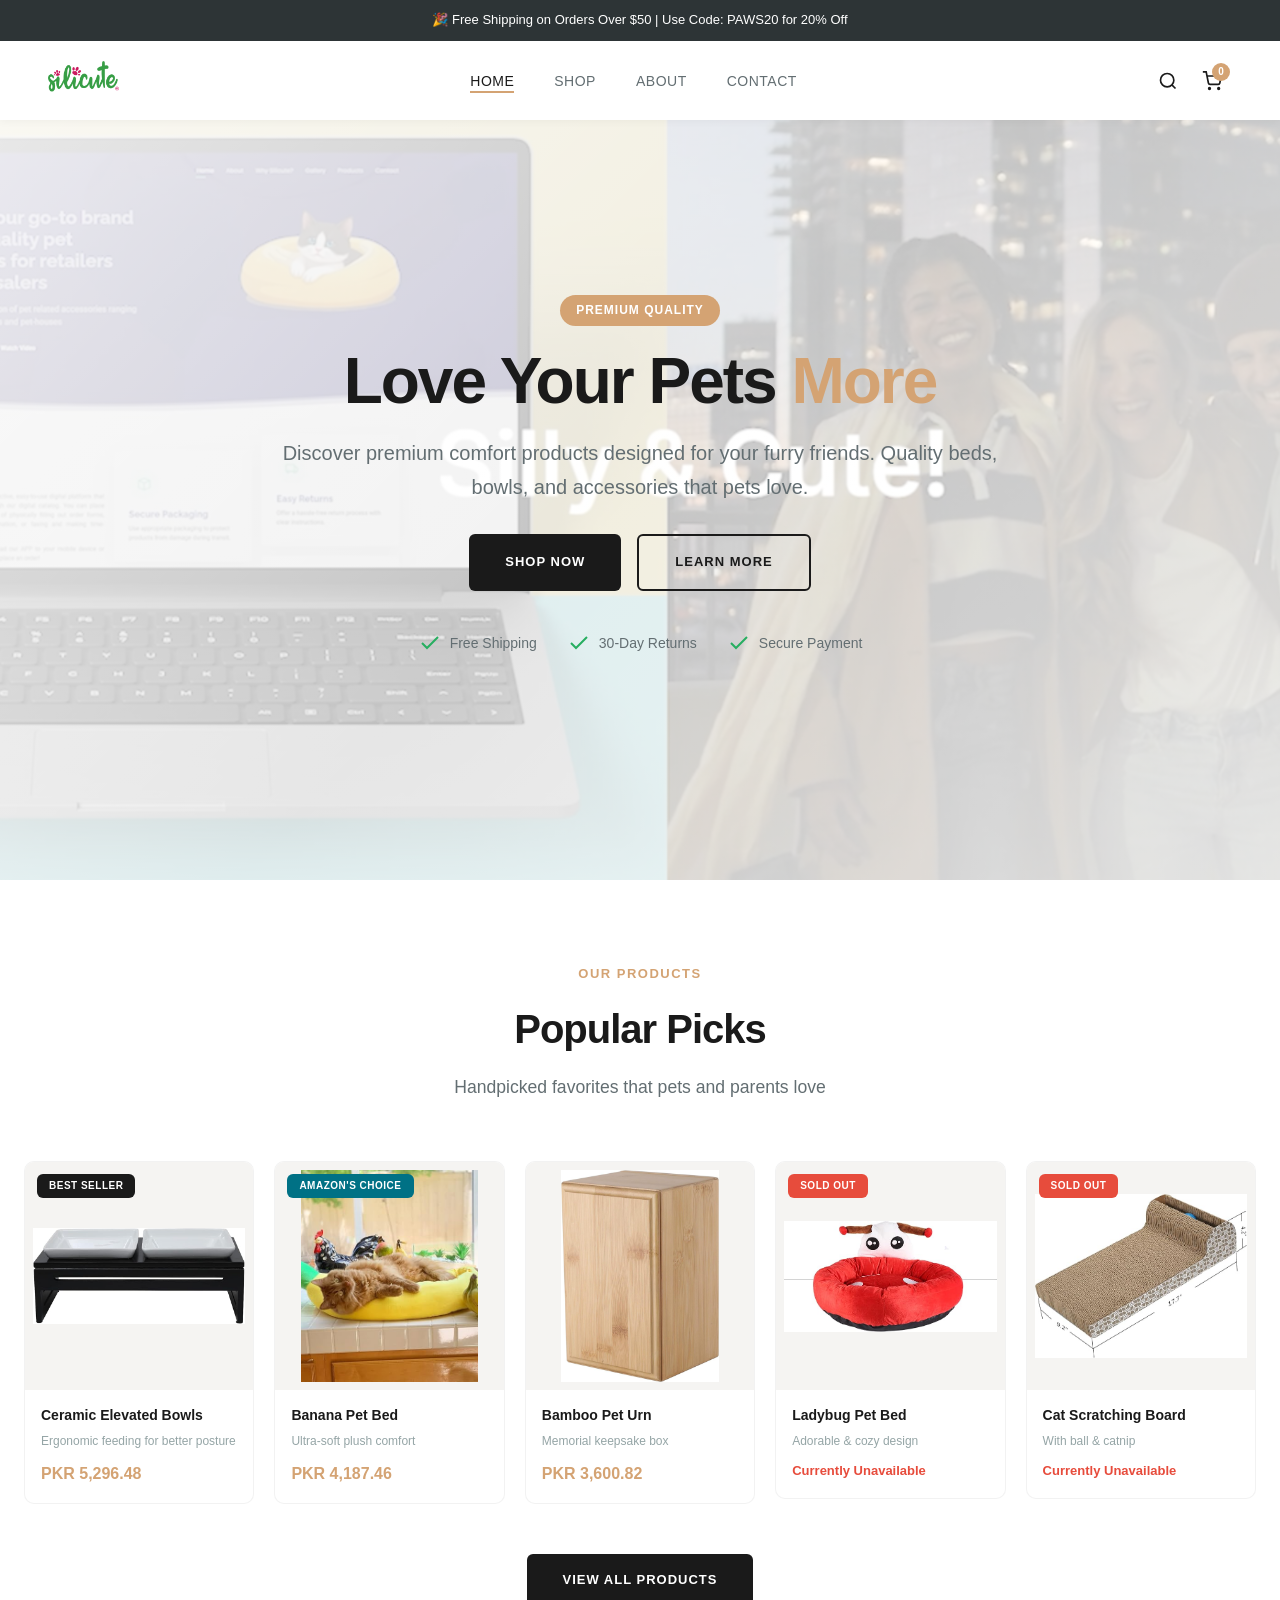
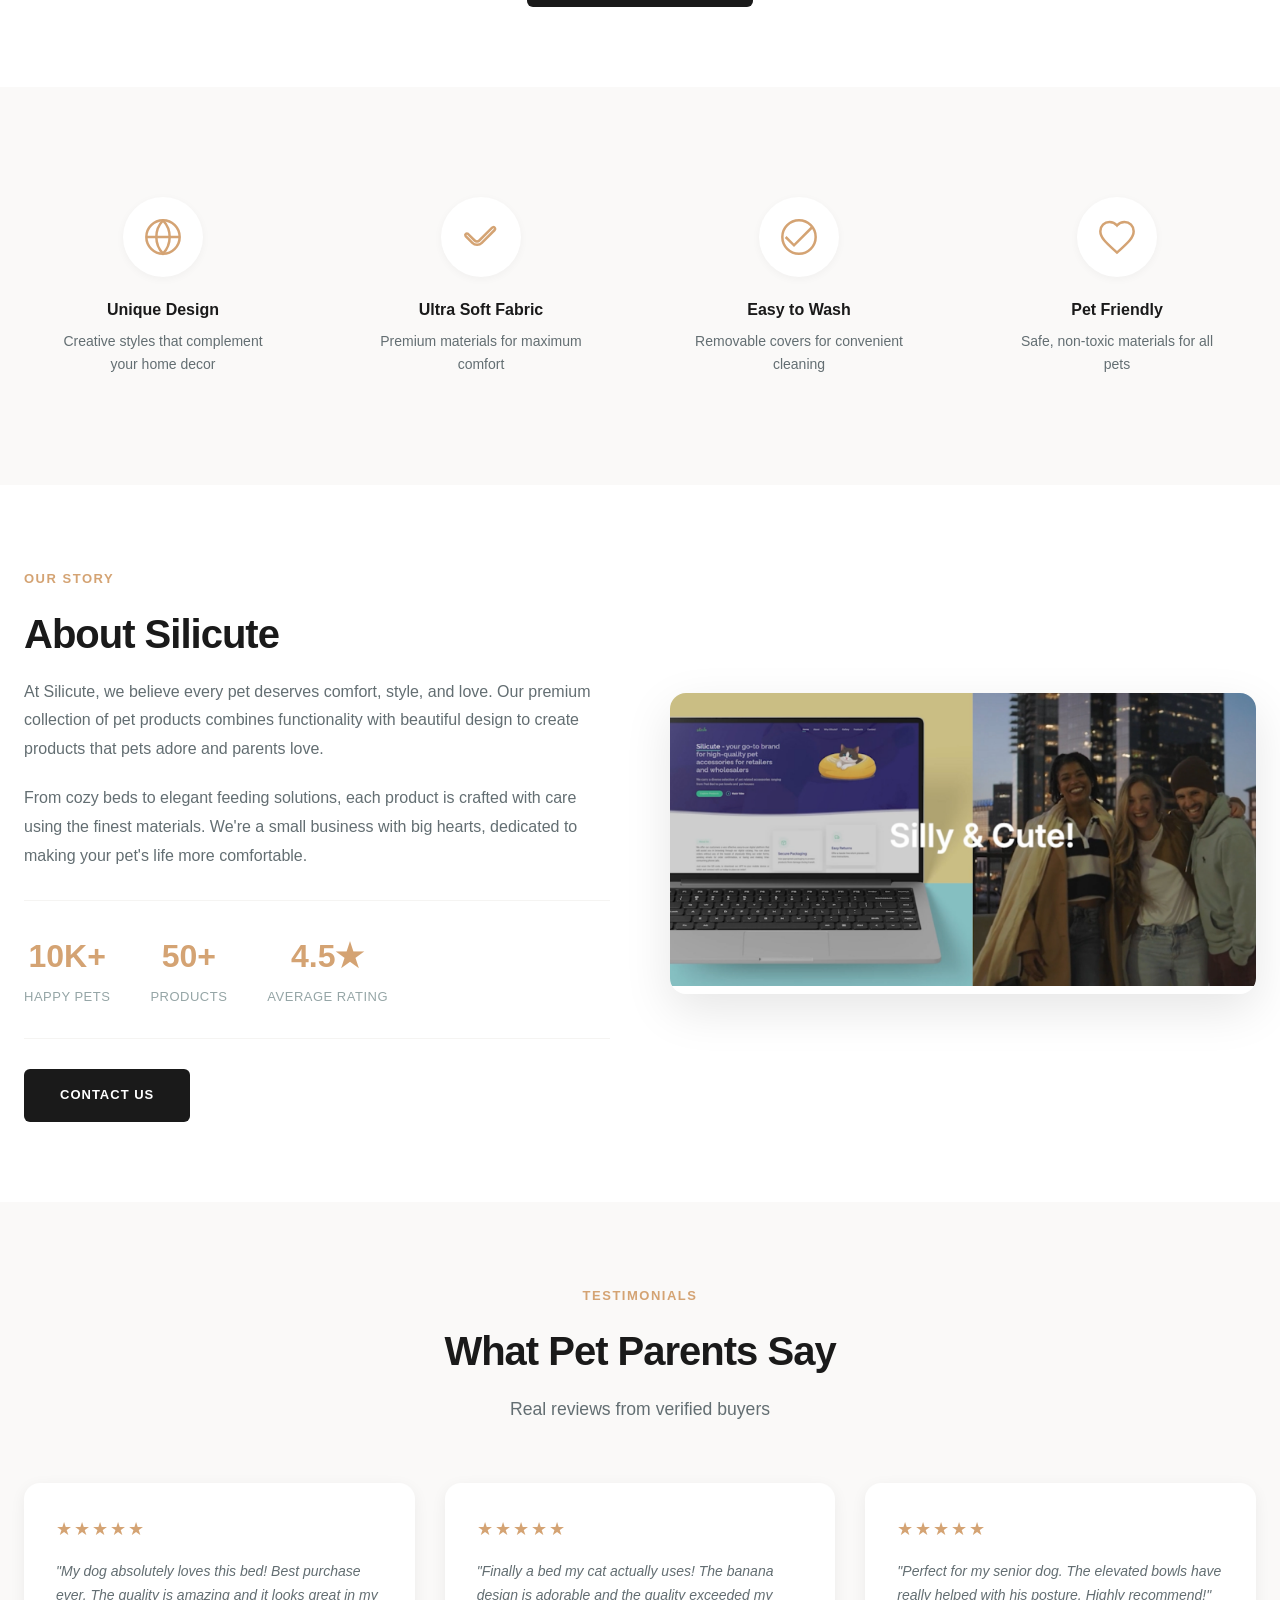
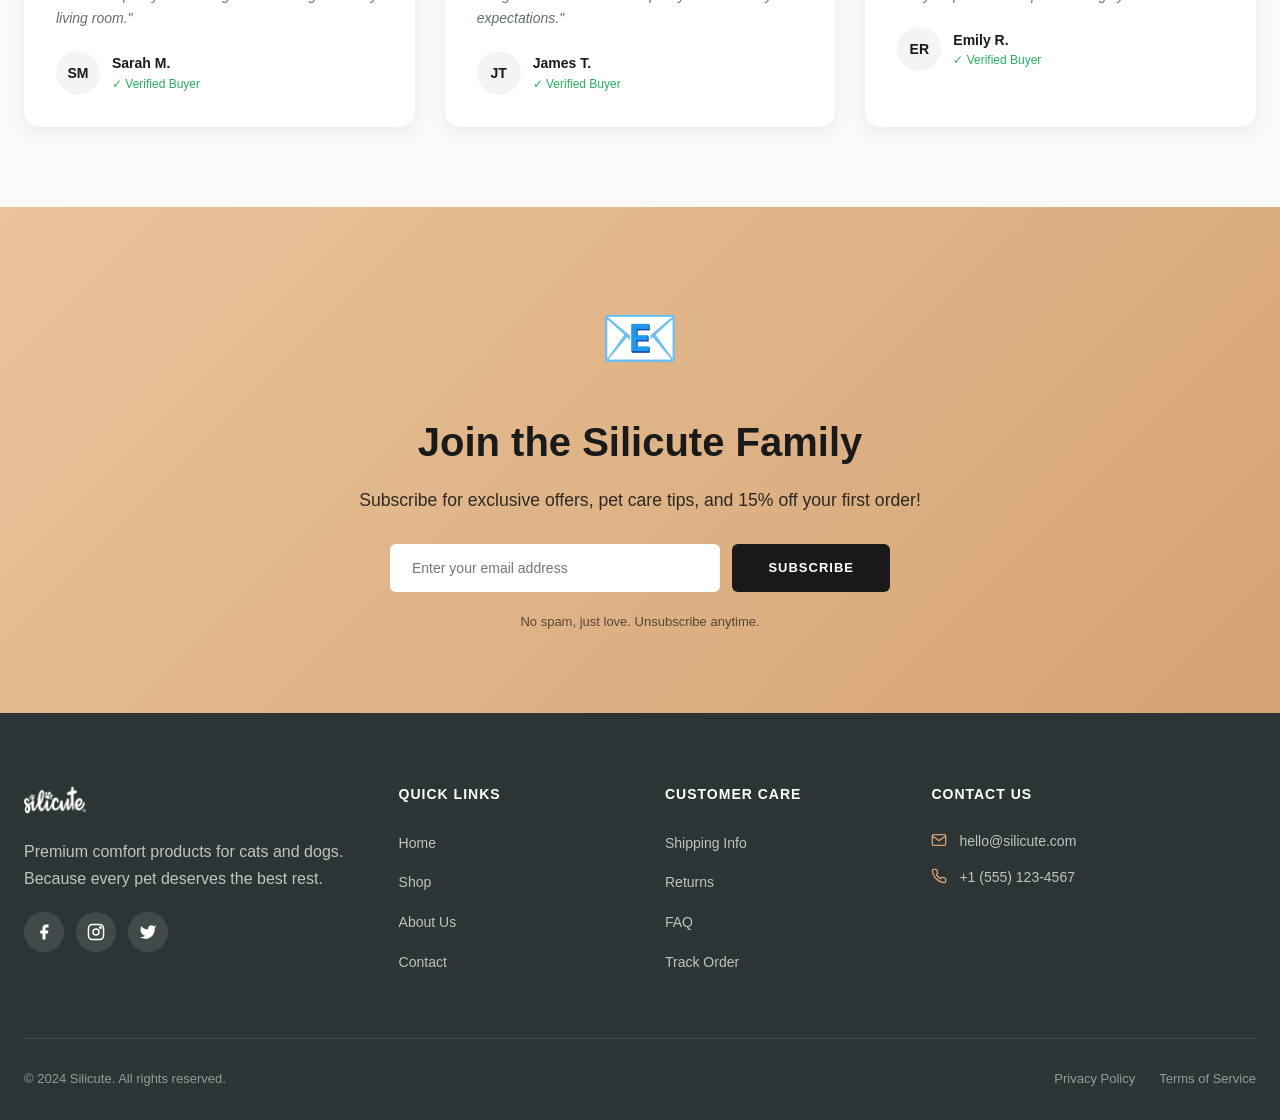
<file: index.html>
<!DOCTYPE html>
<html lang="en">
<head>
    <meta charset="UTF-8">
    <meta name="viewport" content="width=device-width, initial-scale=1.0">
    <title>Silicute - Premium Pet Comfort Products | Free Shipping</title>
    <meta name="description" content="Shop premium pet comfort products at Silicute. Dog beds, cat beds, pet bowls, urns & more. Free shipping on orders over $50.">
    <link rel="stylesheet" href="css/style.css">
</head>
<body>

    <!-- ============================================
         HEADER / NAVIGATION
    ============================================= -->
    <header class="header" id="header">
        <div class="top-bar">
            <div class="container">
                <p>🎉 Free Shipping on Orders Over $50 | Use Code: PAWS20 for 20% Off</p>
            </div>
        </div>
        <div class="container">
            <nav class="navbar">
                <div class="logo">
                    <a href="index.html">
                        <img src="images/logo.png" alt="Silicute" class="logo-img">
                    </a>
                </div>

                <ul class="nav-menu" id="navMenu">
                    <li><a href="#home" class="nav-link active">Home</a></li>
                    <li><a href="#shop" class="nav-link">Shop</a></li>
                    <li><a href="#about" class="nav-link">About</a></li>
                    <li><a href="#contact" class="nav-link">Contact</a></li>
                </ul>

                <div class="nav-icons">
                    <button class="icon-btn search-btn" aria-label="Search">
                        <svg width="20" height="20" viewBox="0 0 24 24" fill="none" stroke="currentColor" stroke-width="2">
                            <circle cx="11" cy="11" r="8"></circle>
                            <path d="M21 21l-4.35-4.35"></path>
                        </svg>
                    </button>
                    <button class="icon-btn cart-btn" aria-label="Cart">
                        <svg width="20" height="20" viewBox="0 0 24 24" fill="none" stroke="currentColor" stroke-width="2">
                            <circle cx="9" cy="21" r="1"></circle>
                            <circle cx="20" cy="21" r="1"></circle>
                            <path d="M1 1h4l2.68 13.39a2 2 0 0 0 2 1.61h9.72a2 2 0 0 0 2-1.61L23 6H6"></path>
                        </svg>
                        <span class="cart-count">0</span>
                    </button>
                    <button class="mobile-toggle" id="mobileToggle">
                        <span></span>
                        <span></span>
                        <span></span>
                    </button>
                </div>
            </nav>
        </div>
    </header>

    <!-- ============================================
         HERO SECTION
    ============================================= -->
    <section class="hero" id="home">
        <div class="hero-bg">
            <img src="images/banner.jpg" alt="Happy pets with Silicute products">
            <div class="hero-overlay"></div>
        </div>
        <div class="container">
            <div class="hero-content">
                <span class="hero-tag">Premium Quality</span>
                <h1 class="hero-title">Love Your Pets <span>More</span></h1>
                <p class="hero-subtitle">Discover premium comfort products designed for your furry friends. Quality beds, bowls, and accessories that pets love.</p>
                <div class="hero-buttons">
                    <a href="#shop" class="btn btn-primary">Shop Now</a>
                    <a href="#about" class="btn btn-outline">Learn More</a>
                </div>
                <div class="hero-features">
                    <div class="hero-feature">
                        <svg width="24" height="24" viewBox="0 0 24 24" fill="none" stroke="currentColor" stroke-width="2">
                            <polyline points="20 6 9 17 4 12"></polyline>
                        </svg>
                        <span>Free Shipping</span>
                    </div>
                    <div class="hero-feature">
                        <svg width="24" height="24" viewBox="0 0 24 24" fill="none" stroke="currentColor" stroke-width="2">
                            <polyline points="20 6 9 17 4 12"></polyline>
                        </svg>
                        <span>30-Day Returns</span>
                    </div>
                    <div class="hero-feature">
                        <svg width="24" height="24" viewBox="0 0 24 24" fill="none" stroke="currentColor" stroke-width="2">
                            <polyline points="20 6 9 17 4 12"></polyline>
                        </svg>
                        <span>Secure Payment</span>
                    </div>
                </div>
            </div>
        </div>
    </section>

    <!-- ============================================
         POPULAR PICKS SECTION
    ============================================= -->
    <section class="popular-picks section" id="shop">
        <div class="container">
            <div class="section-header">
                <span class="section-tag">Our Products</span>
                <h2 class="section-title">Popular Picks</h2>
                <p class="section-subtitle">Handpicked favorites that pets and parents love</p>
            </div>

            <div class="products-grid">
                <!-- Product 1 -->
                <a href="product-detail.html" class="product-card-link">
                    <div class="product-card">
                        <div class="product-image">
                            <img src="images/product-1 (1).jpg" alt="Ceramic Elevated Bowls">
                            <span class="badge">Best Seller</span>
                        </div>
                        <div class="product-info">
                            <h3 class="product-name">Ceramic Elevated Bowls</h3>
                            <p class="product-desc">Ergonomic feeding for better posture</p>
                            <div class="product-price">PKR 5,296.48</div>
                        </div>
                    </div>
                </a>

                <!-- Product 2 -->
                <a href="product-detail-2.html" class="product-card-link">
                    <div class="product-card">
                        <div class="product-image">
                            <img src="images/Product2(1).jpg" alt="Banana Pet Bed">
                            <span class="badge amazon">Amazon's Choice</span>
                        </div>
                        <div class="product-info">
                            <h3 class="product-name">Banana Pet Bed</h3>
                            <p class="product-desc">Ultra-soft plush comfort</p>
                            <div class="product-price">PKR 4,187.46</div>
                        </div>
                    </div>
                </a>

                <!-- Product 3 -->
                <a href="product-detail-3.html" class="product-card-link">
                    <div class="product-card">
                        <div class="product-image">
                            <img src="images/Product3(1).jpg" alt="Bamboo Pet Urn">
                        </div>
                        <div class="product-info">
                            <h3 class="product-name">Bamboo Pet Urn</h3>
                            <p class="product-desc">Memorial keepsake box</p>
                            <div class="product-price">PKR 3,600.82</div>
                        </div>
                    </div>
                </a>

                <!-- Product 4 -->
                <a href="product-detail-4.html" class="product-card-link">
                    <div class="product-card">
                        <div class="product-image">
                            <img src="images/Product4(1).jpg" alt="Ladybug Pet Bed">
                            <span class="badge sold-out">Sold Out</span>
                        </div>
                        <div class="product-info">
                            <h3 class="product-name">Ladybug Pet Bed</h3>
                            <p class="product-desc">Adorable & cozy design</p>
                            <div class="product-price sold-out-text">Currently Unavailable</div>
                        </div>
                    </div>
                </a>

                <!-- Product 5 -->
                <a href="product-detail-5.html" class="product-card-link">
                    <div class="product-card">
                        <div class="product-image">
                            <img src="images/Product5(1).jpg" alt="Cat Scratching Board">
                            <span class="badge sold-out">Sold Out</span>
                        </div>
                        <div class="product-info">
                            <h3 class="product-name">Cat Scratching Board</h3>
                            <p class="product-desc">With ball & catnip</p>
                            <div class="product-price sold-out-text">Currently Unavailable</div>
                        </div>
                    </div>
                </a>
            </div>

            <div class="section-cta">
                <a href="#shop" class="btn btn-primary">View All Products</a>
            </div>
        </div>
    </section>

    <!-- ============================================
         FEATURES SECTION
    ============================================= -->
    <section class="features section">
        <div class="container">
            <div class="features-grid">
                <div class="feature-item">
                    <div class="feature-icon">
                        <svg width="40" height="40" viewBox="0 0 24 24" fill="none" stroke="currentColor" stroke-width="1.5">
                            <circle cx="12" cy="12" r="10"></circle>
                            <path d="M12 2a14.5 14.5 0 0 0 0 20 14.5 14.5 0 0 0 0-20"></path>
                            <path d="M2 12h20"></path>
                        </svg>
                    </div>
                    <h3>Unique Design</h3>
                    <p>Creative styles that complement your home decor</p>
                </div>
                <div class="feature-item">
                    <div class="feature-icon">
                        <svg width="40" height="40" viewBox="0 0 24 24" fill="none" stroke="currentColor" stroke-width="1.5">
                            <path d="M20.2 7.8l-7.7 7.7a4 4 0 0 1-5.7 0l-4-4a1 1 0 0 1 1.4-1.4l4 4a2 2 0 0 0 2.8 0l7.7-7.7a1 1 0 0 1 1.5 1.4z"></path>
                        </svg>
                    </div>
                    <h3>Ultra Soft Fabric</h3>
                    <p>Premium materials for maximum comfort</p>
                </div>
                <div class="feature-item">
                    <div class="feature-icon">
                        <svg width="40" height="40" viewBox="0 0 24 24" fill="none" stroke="currentColor" stroke-width="1.5">
                            <polyline points="20 6 9 17 4 12"></polyline>
                            <circle cx="12" cy="12" r="10"></circle>
                        </svg>
                    </div>
                    <h3>Easy to Wash</h3>
                    <p>Removable covers for convenient cleaning</p>
                </div>
                <div class="feature-item">
                    <div class="feature-icon">
                        <svg width="40" height="40" viewBox="0 0 24 24" fill="none" stroke="currentColor" stroke-width="1.5">
                            <path d="M12 21.35l-1.45-1.32C5.4 15.36 2 12.28 2 8.5 2 5.42 4.42 3 7.5 3c1.74 0 3.41.81 4.5 2.09C13.09 3.81 14.76 3 16.5 3 19.58 3 22 5.42 22 8.5c0 3.78-3.4 6.86-8.55 11.54L12 21.35z"></path>
                        </svg>
                    </div>
                    <h3>Pet Friendly</h3>
                    <p>Safe, non-toxic materials for all pets</p>
                </div>
            </div>
        </div>
    </section>

    <!-- ============================================
         ABOUT SECTION
    ============================================= -->
    <section class="about section" id="about">
        <div class="container">
            <div class="about-grid">
                <div class="about-content">
                    <span class="section-tag">Our Story</span>
                    <h2 class="section-title">About Silicute</h2>
                    <p class="about-text">
                        At Silicute, we believe every pet deserves comfort, style, and love. 
                        Our premium collection of pet products combines functionality with 
                        beautiful design to create products that pets adore and parents love.
                    </p>
                    <p class="about-text">
                        From cozy beds to elegant feeding solutions, each product is crafted 
                        with care using the finest materials. We're a small business with 
                        big hearts, dedicated to making your pet's life more comfortable.
                    </p>
                    <div class="about-stats">
                        <div class="stat">
                            <span class="stat-number">10K+</span>
                            <span class="stat-label">Happy Pets</span>
                        </div>
                        <div class="stat">
                            <span class="stat-number">50+</span>
                            <span class="stat-label">Products</span>
                        </div>
                        <div class="stat">
                            <span class="stat-number">4.5★</span>
                            <span class="stat-label">Average Rating</span>
                        </div>
                    </div>
                    <a href="#contact" class="btn btn-primary">Contact Us</a>
                </div>
                <div class="about-image">
                    <img src="images/banner.jpg" alt="About Silicute">
                </div>
            </div>
        </div>
    </section>

    <!-- ============================================
         TESTIMONIALS SECTION
    ============================================= -->
    <section class="testimonials section">
        <div class="container">
            <div class="section-header">
                <span class="section-tag">Testimonials</span>
                <h2 class="section-title">What Pet Parents Say</h2>
                <p class="section-subtitle">Real reviews from verified buyers</p>
            </div>

            <div class="testimonials-grid">
                <div class="testimonial-card">
                    <div class="testimonial-rating">★★★★★</div>
                    <p class="testimonial-text">"My dog absolutely loves this bed! Best purchase ever. The quality is amazing and it looks great in my living room."</p>
                    <div class="testimonial-author">
                        <div class="author-avatar">SM</div>
                        <div class="author-info">
                            <span class="author-name">Sarah M.</span>
                            <span class="verified">✓ Verified Buyer</span>
                        </div>
                    </div>
                </div>

                <div class="testimonial-card">
                    <div class="testimonial-rating">★★★★★</div>
                    <p class="testimonial-text">"Finally a bed my cat actually uses! The banana design is adorable and the quality exceeded my expectations."</p>
                    <div class="testimonial-author">
                        <div class="author-avatar">JT</div>
                        <div class="author-info">
                            <span class="author-name">James T.</span>
                            <span class="verified">✓ Verified Buyer</span>
                        </div>
                    </div>
                </div>

                <div class="testimonial-card">
                    <div class="testimonial-rating">★★★★★</div>
                    <p class="testimonial-text">"Perfect for my senior dog. The elevated bowls have really helped with his posture. Highly recommend!"</p>
                    <div class="testimonial-author">
                        <div class="author-avatar">ER</div>
                        <div class="author-info">
                            <span class="author-name">Emily R.</span>
                            <span class="verified">✓ Verified Buyer</span>
                        </div>
                    </div>
                </div>
            </div>
        </div>
    </section>

    <!-- ============================================
         NEWSLETTER SECTION
    ============================================= -->
    <section class="newsletter section">
        <div class="container">
            <div class="newsletter-content">
                <div class="newsletter-icon">📧</div>
                <h2 class="newsletter-title">Join the Silicute Family</h2>
                <p class="newsletter-desc">Subscribe for exclusive offers, pet care tips, and 15% off your first order!</p>
                <form class="newsletter-form" id="newsletterForm">
                    <div class="form-group">
                        <input type="email" class="email-input" id="emailInput" placeholder="Enter your email address" required>
                        <button type="submit" class="btn btn-primary">Subscribe</button>
                    </div>
                </form>
                <p class="newsletter-note">No spam, just love. Unsubscribe anytime.</p>
            </div>
        </div>
    </section>

    <!-- ============================================
         FOOTER
    ============================================= -->
    <footer class="footer" id="contact">
        <div class="container">
            <div class="footer-grid">
                <div class="footer-col">
                    <div class="footer-logo">
                        <img src="images/logo.png" alt="Silicute">
                    </div>
                    <p class="footer-desc">Premium comfort products for cats and dogs. Because every pet deserves the best rest.</p>
                    <div class="social-links">
                        <a href="#" class="social-link" aria-label="Facebook">
                            <svg width="18" height="18" viewBox="0 0 24 24" fill="currentColor">
                                <path d="M18 2h-3a5 5 0 0 0-5 5v3H7v4h3v8h4v-8h3l1-4h-4V7a1 1 0 0 1 1-1h3z"/>
                            </svg>
                        </a>
                        <a href="#" class="social-link" aria-label="Instagram">
                            <svg width="18" height="18" viewBox="0 0 24 24" fill="none" stroke="currentColor" stroke-width="2">
                                <rect x="2" y="2" width="20" height="20" rx="5"/>
                                <circle cx="12" cy="12" r="4"/>
                                <circle cx="18" cy="6" r="1" fill="currentColor"/>
                            </svg>
                        </a>
                        <a href="#" class="social-link" aria-label="Twitter">
                            <svg width="18" height="18" viewBox="0 0 24 24" fill="currentColor">
                                <path d="M23 3a10.9 10.9 0 0 1-3.14 1.53 4.48 4.48 0 0 0-7.86 3v1A10.66 10.66 0 0 1 3 4s-4 9 5 13a11.64 11.64 0 0 1-7 2c9 5 20 0 20-11.5a4.5 4.5 0 0 0-.08-.83A7.72 7.72 0 0 0 23 3z"/>
                            </svg>
                        </a>
                    </div>
                </div>

                <div class="footer-col">
                    <h4>Quick Links</h4>
                    <ul>
                        <li><a href="#home">Home</a></li>
                        <li><a href="#shop">Shop</a></li>
                        <li><a href="#about">About Us</a></li>
                        <li><a href="#contact">Contact</a></li>
                    </ul>
                </div>

                <div class="footer-col">
                    <h4>Customer Care</h4>
                    <ul>
                        <li><a href="#">Shipping Info</a></li>
                        <li><a href="#">Returns</a></li>
                        <li><a href="#">FAQ</a></li>
                        <li><a href="#">Track Order</a></li>
                    </ul>
                </div>

                <div class="footer-col">
                    <h4>Contact Us</h4>
                    <ul class="contact-list">
                        <li>
                            <svg width="16" height="16" viewBox="0 0 24 24" fill="none" stroke="currentColor" stroke-width="2">
                                <path d="M4 4h16c1.1 0 2 .9 2 2v12c0 1.1-.9 2-2 2H4c-1.1 0-2-.9-2-2V6c0-1.1.9-2 2-2z"></path>
                                <polyline points="22,6 12,13 2,6"></polyline>
                            </svg>
                            <span>hello@silicute.com</span>
                        </li>
                        <li>
                            <svg width="16" height="16" viewBox="0 0 24 24" fill="none" stroke="currentColor" stroke-width="2">
                                <path d="M22 16.92v3a2 2 0 0 1-2.18 2 19.79 19.79 0 0 1-8.63-3.07 19.5 19.5 0 0 1-6-6 19.79 19.79 0 0 1-3.07-8.67A2 2 0 0 1 4.11 2h3a2 2 0 0 1 2 1.72 12.84 12.84 0 0 0 .7 2.81 2 2 0 0 1-.45 2.11L8.09 9.91a16 16 0 0 0 6 6l1.27-1.27a2 2 0 0 1 2.11-.45 12.84 12.84 0 0 0 2.81.7A2 2 0 0 1 22 16.92z"></path>
                            </svg>
                            <span>+1 (555) 123-4567</span>
                        </li>
                    </ul>
                </div>
            </div>

            <div class="footer-bottom">
                <p>&copy; 2024 Silicute. All rights reserved.</p>
                <div class="footer-legal">
                    <a href="#">Privacy Policy</a>
                    <a href="#">Terms of Service</a>
                </div>
            </div>
        </div>
    </footer>

    <!-- Toast Notification -->
    <div class="toast" id="toast">
        <span class="toast-icon">✓</span>
        <span class="toast-msg">Added to cart!</span>
    </div>

    <script src="js/script.js"></script>
</body>
</html>
</file>
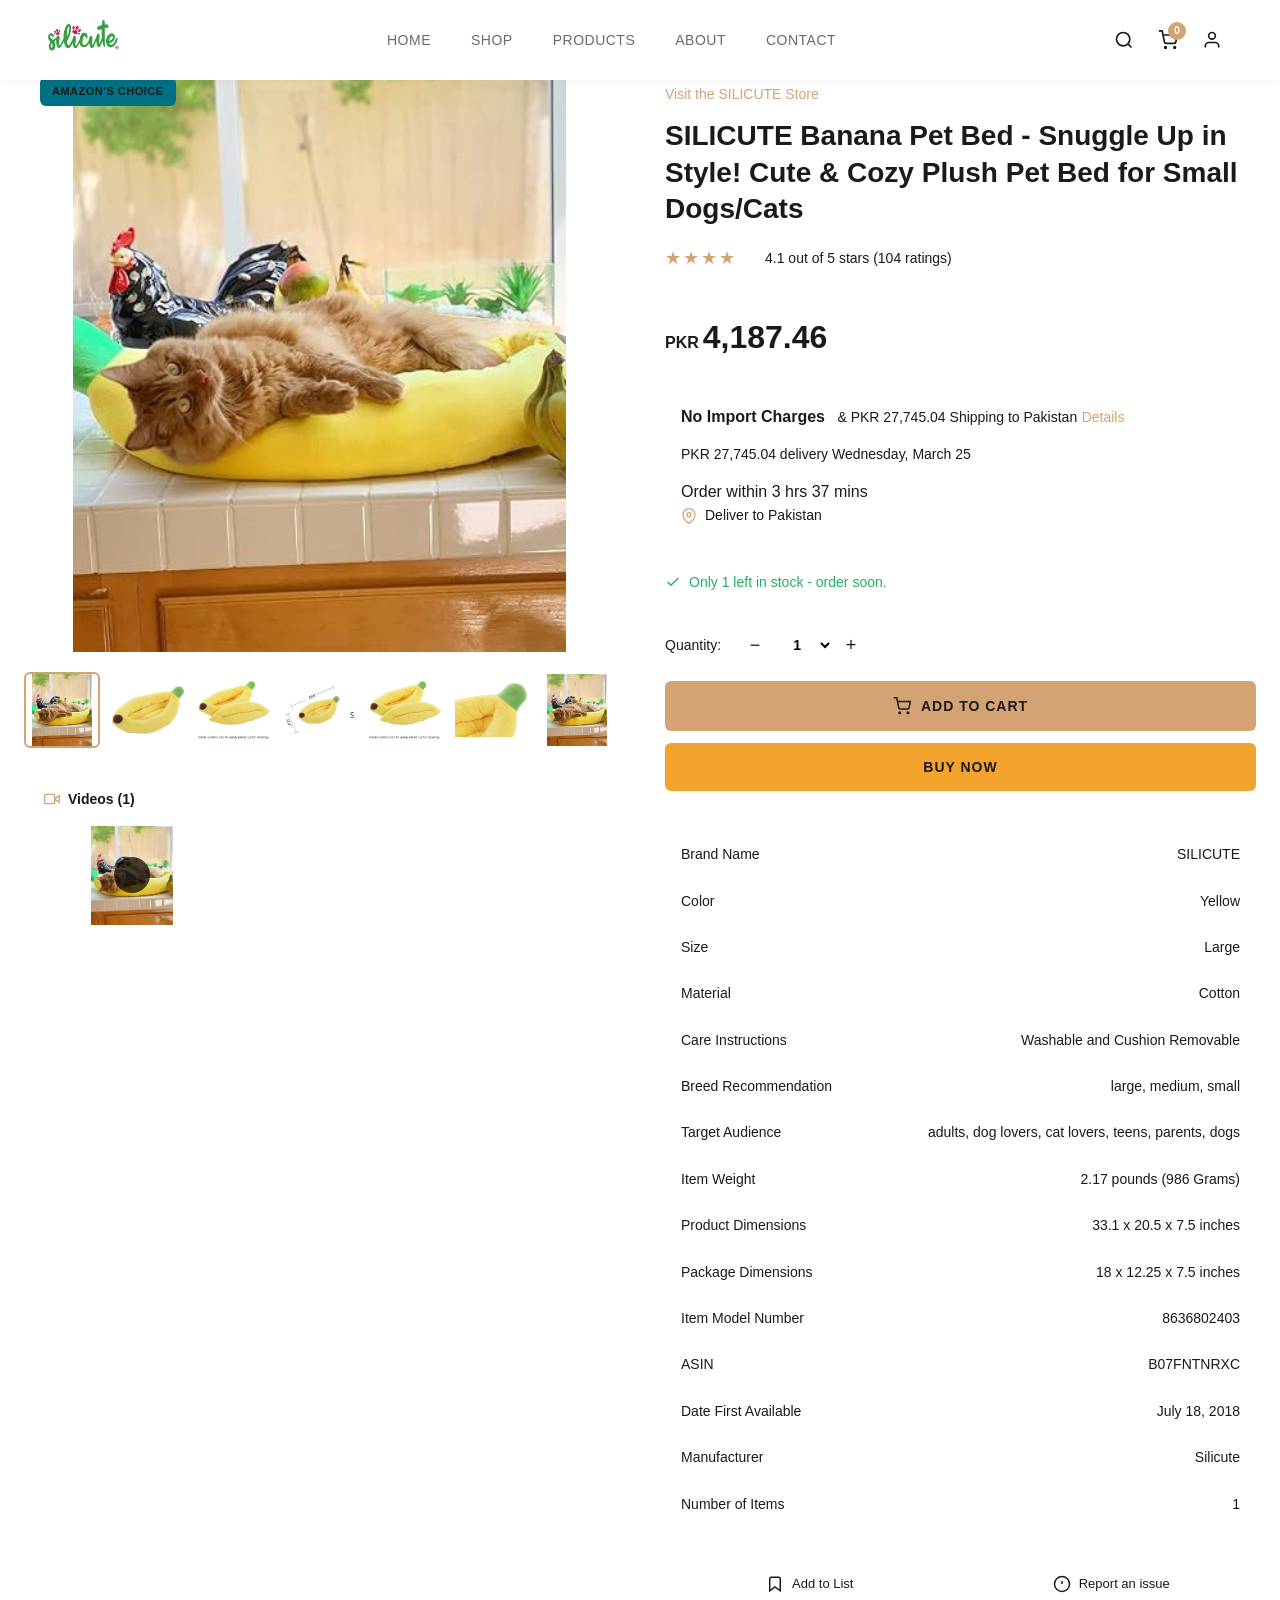
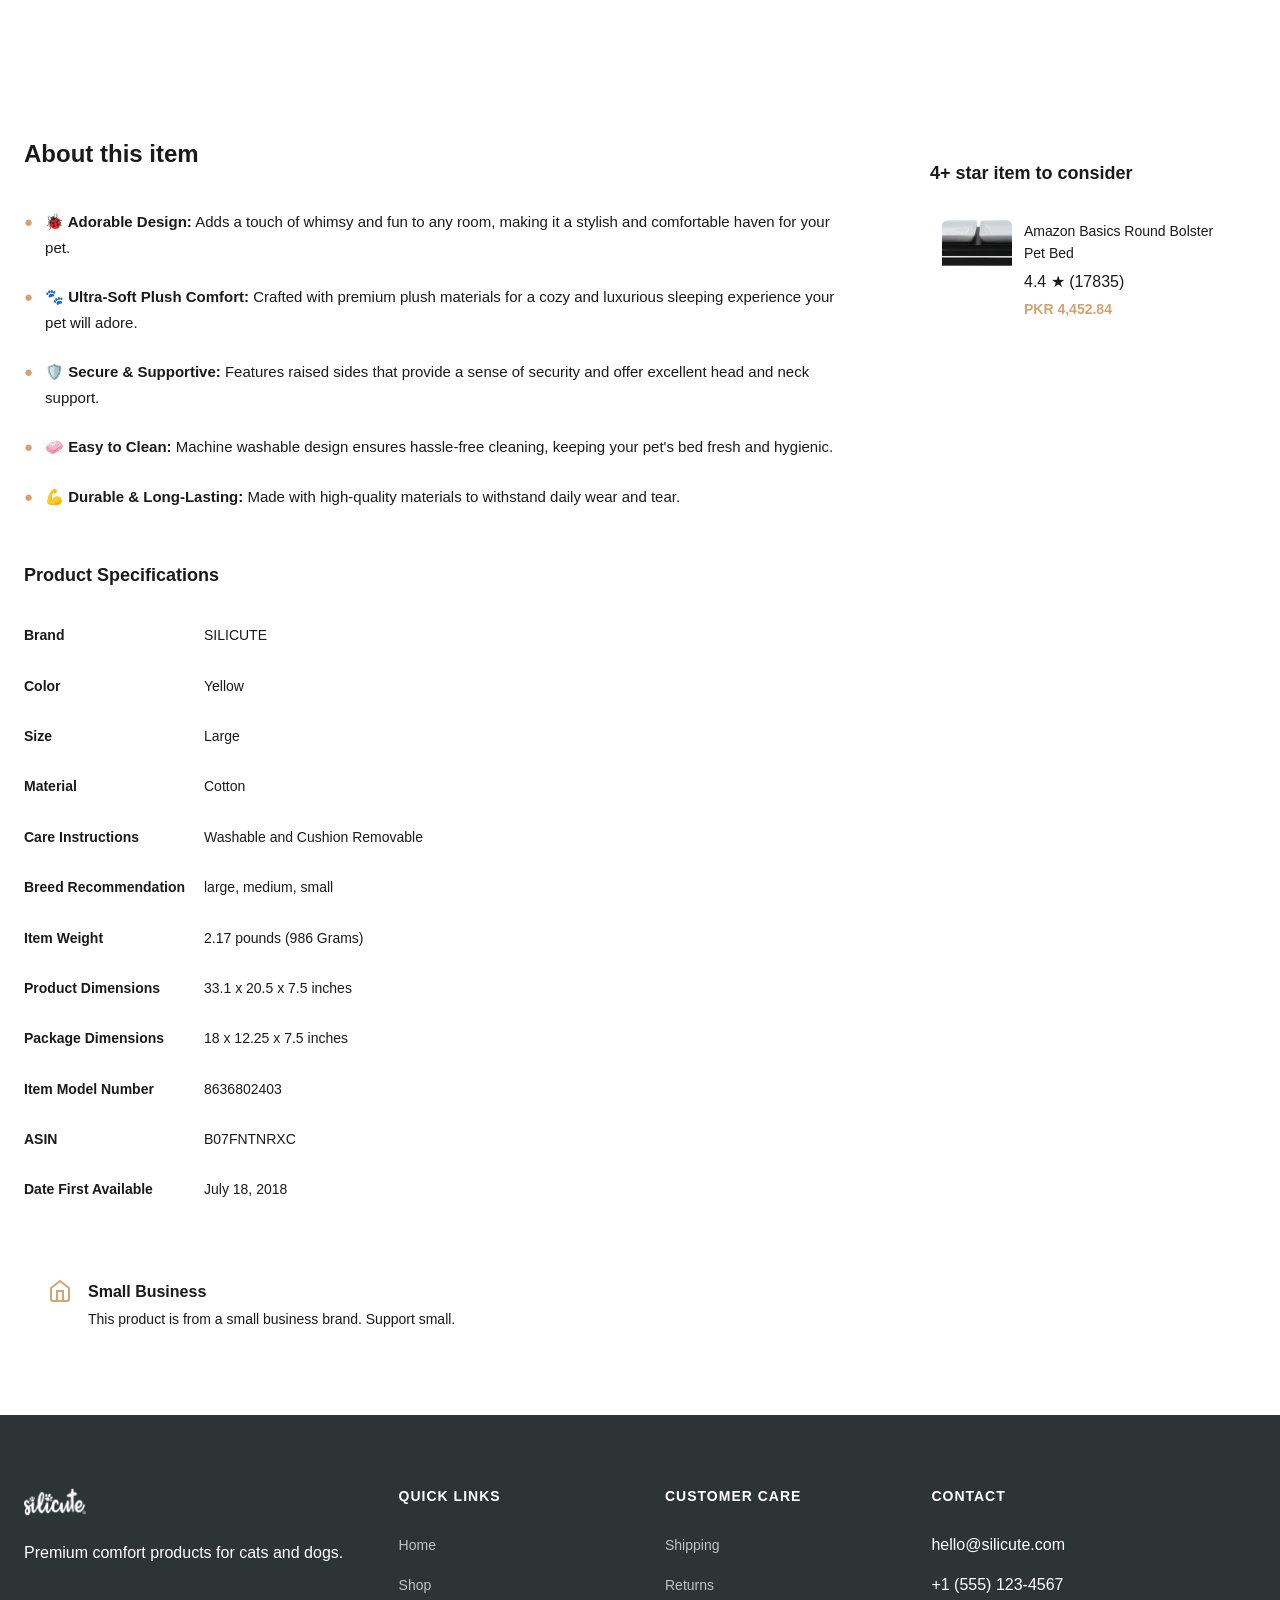
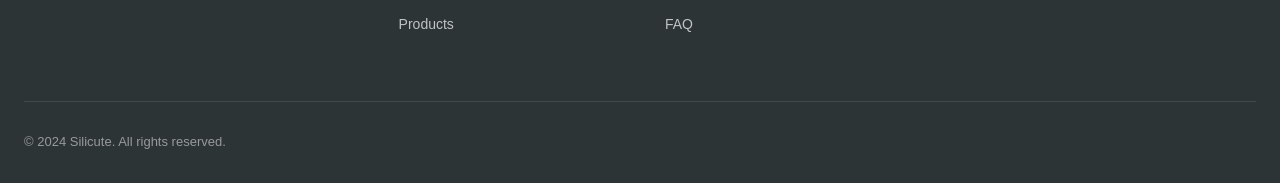
<file: product-detail-2.html>
<!DOCTYPE html>
<html lang="en">
<head>
    <meta charset="UTF-8">
    <meta name="viewport" content="width=device-width, initial-scale=1.0">
    <title>SILICUTE Banana Pet Bed - Product Detail</title>
    <link rel="stylesheet" href="css/style.css">
    <link rel="stylesheet" href="css/product-detail.css">
</head>
<body>

    <!-- ============================================
         HEADER / NAVIGATION
    ============================================= -->
    <header class="header" id="header">
        <div class="container">
            <nav class="navbar">
                <div class="logo">
                    <a href="index.html">
                        <img src="images/logo.png" alt="Silicute" class="logo-img">
                    </a>
                </div>

                <ul class="nav-menu" id="navMenu">
                    <li><a href="index.html#home" class="nav-link">Home</a></li>
                    <li><a href="index.html#shop" class="nav-link">Shop</a></li>
                    <li><a href="index.html#products" class="nav-link">Products</a></li>
                    <li><a href="index.html#about" class="nav-link">About</a></li>
                    <li><a href="index.html#contact" class="nav-link">Contact</a></li>
                </ul>

                <div class="nav-icons">
                    <button class="icon-btn search-btn" aria-label="Search">
                        <svg width="20" height="20" viewBox="0 0 24 24" fill="none" stroke="currentColor" stroke-width="2">
                            <circle cx="11" cy="11" r="8"></circle>
                            <path d="M21 21l-4.35-4.35"></path>
                        </svg>
                    </button>
                    <button class="icon-btn cart-btn" aria-label="Cart">
                        <svg width="20" height="20" viewBox="0 0 24 24" fill="none" stroke="currentColor" stroke-width="2">
                            <circle cx="9" cy="21" r="1"></circle>
                            <circle cx="20" cy="21" r="1"></circle>
                            <path d="M1 1h4l2.68 13.39a2 2 0 0 0 2 1.61h9.72a2 2 0 0 0 2-1.61L23 6H6"></path>
                        </svg>
                        <span class="cart-count">0</span>
                    </button>
                    <button class="icon-btn user-btn" aria-label="Account">
                        <svg width="20" height="20" viewBox="0 0 24 24" fill="none" stroke="currentColor" stroke-width="2">
                            <path d="M20 21v-2a4 4 0 0 0-4-4H8a4 4 0 0 0-4 4v2"></path>
                            <circle cx="12" cy="7" r="4"></circle>
                        </svg>
                    </button>
                    <button class="mobile-toggle" id="mobileToggle">
                        <span></span>
                        <span></span>
                        <span></span>
                    </button>
                </div>
            </nav>
        </div>
    </header>

    <!-- ============================================
         PRODUCT DETAIL SECTION
    ============================================= -->
    <section class="product-detail-section">
        <div class="container">
            <div class="breadcrumb">
                <a href="index.html">Home</a>
                <span>/</span>
                <a href="index.html#shop">Shop</a>
                <span>/</span>
                <span class="current">Banana Pet Bed</span>
            </div>

            <div class="product-detail-grid">
                <!-- Left: Image Gallery -->
                <div class="product-gallery">
                    <div class="main-image">
                        <img src="images/Product2(1).jpg" alt="SILICUTE Banana Pet Bed" id="mainImage">
                        <div class="image-badge amazon-choice">Amazon's Choice</div>
                    </div>
                    
                    <div class="thumbnail-grid">
                        <div class="thumbnail active" data-image="images/Product2(1).jpg">
                            <img src="images/Product2(1).jpg" alt="View 1">
                        </div>
                        <div class="thumbnail" data-image="images/Product2(3).jpg">
                            <img src="images/Product2(3).jpg" alt="View 2">
                        </div>
                        <div class="thumbnail" data-image="images/Product2(4).jpg">
                            <img src="images/Product2(4).jpg" alt="View 3">
                        </div>
                        <div class="thumbnail" data-image="images/Product2(5).jpg">
                            <img src="images/Product2(5).jpg" alt="View 4">
                        </div>
                        <div class="thumbnail" data-image="images/Product2(6).jpg">
                            <img src="images/Product2(6).jpg" alt="View 5">
                        </div>
                        <div class="thumbnail" data-image="images/Product2(7).jpg">
                            <img src="images/Product2(7).jpg" alt="View 6">
                        </div>
                        <div class="thumbnail" data-image="images/Product2(1).jpg">
                            <img src="images/Product2(1).jpg" alt="View 7">
                        </div>
                    </div>

                    <!-- Video Thumbnails -->
                    <div class="video-thumbnails">
                        <div class="video-label">
                            <svg width="16" height="16" viewBox="0 0 24 24" fill="none" stroke="currentColor" stroke-width="2">
                                <polygon points="23 7 16 12 23 17 23 7"></polygon>
                                <rect x="1" y="5" width="15" height="14" rx="2" ry="2"></rect>
                            </svg>
                            <span>Videos (1)</span>
                        </div>
                        <div class="video-thumb" data-video="videos/Product 2 video.mp4">
                            <img src="images/Product2(1).jpg" alt="Video 1">
                            <div class="play-icon">▶</div>
                        </div>
                    </div>
                </div>

                <!-- Right: Product Info -->
                <div class="product-info-section">
                    <div class="product-brand">
                        <a href="#">Visit the SILICUTE Store</a>
                    </div>
                    
                    <h1 class="product-title">SILICUTE Banana Pet Bed - Snuggle Up in Style! Cute & Cozy Plush Pet Bed for Small Dogs/Cats</h1>
                    
                    <div class="product-rating">
                        <div class="stars">
                            <span class="star filled">★</span>
                            <span class="star filled">★</span>
                            <span class="star filled">★</span>
                            <span class="star filled">★</span>
                            <span class="star half">★</span>
                        </div>
                        <span class="rating-count">4.1 out of 5 stars (104 ratings)</span>
                    </div>

                    <div class="price-section">
                        <div class="price-main">
                            <span class="currency">PKR</span>
                            <span class="price-value">4,187.46</span>
                        </div>
                    </div>

                    <div class="shipping-info">
                        <div class="shipping-row">
                            <span class="shipping-label">No Import Charges</span>
                            <span class="shipping-text">& PKR 27,745.04 Shipping to Pakistan</span>
                            <a href="#" class="details-link">Details</a>
                        </div>
                        <div class="delivery-info">
                            <span class="delivery-date">PKR 27,745.04 delivery Wednesday, March 25</span>
                        </div>
                        <div class="delivery-time">
                            <span class="time-text">Order within 3 hrs 37 mins</span>
                        </div>
                        <div class="delivery-location">
                            <svg width="16" height="16" viewBox="0 0 24 24" fill="none" stroke="currentColor" stroke-width="2">
                                <path d="M21 10c0 7-9 13-9 13s-9-6-9-13a9 9 0 0 1 18 0z"></path>
                                <circle cx="12" cy="10" r="3"></circle>
                            </svg>
                            <span>Deliver to Pakistan</span>
                        </div>
                    </div>

                    <div class="stock-status in-stock">
                        <svg width="16" height="16" viewBox="0 0 24 24" fill="none" stroke="currentColor" stroke-width="2">
                            <polyline points="20 6 9 17 4 12"></polyline>
                        </svg>
                        <span>Only 1 left in stock - order soon.</span>
                    </div>

                    <div class="purchase-actions">
                        <div class="quantity-section">
                            <label>Quantity:</label>
                            <div class="quantity-control">
                                <button class="qty-btn" id="qtyMinus">−</button>
                                <select class="qty-select" id="qtySelect">
                                    <option value="1">1</option>
                                    <option value="2">2</option>
                                    <option value="3">3</option>
                                    <option value="4">4</option>
                                    <option value="5">5</option>
                                </select>
                                <button class="qty-btn" id="qtyPlus">+</button>
                            </div>
                        </div>

                        <button class="btn btn-add-cart" id="addToCartBtn">
                            <svg width="18" height="18" viewBox="0 0 24 24" fill="none" stroke="currentColor" stroke-width="2">
                                <circle cx="9" cy="21" r="1"></circle>
                                <circle cx="20" cy="21" r="1"></circle>
                                <path d="M1 1h4l2.68 13.39a2 2 0 0 0 2 1.61h9.72a2 2 0 0 0 2-1.61L23 6H6"></path>
                            </svg>
                            Add to cart
                        </button>

                        <button class="btn btn-buy-now" id="buyNowBtn">
                            Buy Now
                        </button>
                    </div>

                    <div class="seller-info">
                        <div class="info-row">
                            <span class="info-label">Brand Name</span>
                            <span class="info-value">SILICUTE</span>
                        </div>
                        <div class="info-row">
                            <span class="info-label">Color</span>
                            <span class="info-value">Yellow</span>
                        </div>
                        <div class="info-row">
                            <span class="info-label">Size</span>
                            <span class="info-value">Large</span>
                        </div>
                        <div class="info-row">
                            <span class="info-label">Material</span>
                            <span class="info-value">Cotton</span>
                        </div>
                        <div class="info-row">
                            <span class="info-label">Care Instructions</span>
                            <span class="info-value">Washable and Cushion Removable</span>
                        </div>
                        <div class="info-row">
                            <span class="info-label">Breed Recommendation</span>
                            <span class="info-value">large, medium, small</span>
                        </div>
                        <div class="info-row">
                            <span class="info-label">Target Audience</span>
                            <span class="info-value">adults, dog lovers, cat lovers, teens, parents, dogs</span>
                        </div>
                        <div class="info-row">
                            <span class="info-label">Item Weight</span>
                            <span class="info-value">2.17 pounds (986 Grams)</span>
                        </div>
                        <div class="info-row">
                            <span class="info-label">Product Dimensions</span>
                            <span class="info-value">33.1 x 20.5 x 7.5 inches</span>
                        </div>
                        <div class="info-row">
                            <span class="info-label">Package Dimensions</span>
                            <span class="info-value">18 x 12.25 x 7.5 inches</span>
                        </div>
                        <div class="info-row">
                            <span class="info-label">Item Model Number</span>
                            <span class="info-value">8636802403</span>
                        </div>
                        <div class="info-row">
                            <span class="info-label">ASIN</span>
                            <span class="info-value">B07FNTNRXC</span>
                        </div>
                        <div class="info-row">
                            <span class="info-label">Date First Available</span>
                            <span class="info-value">July 18, 2018</span>
                        </div>
                        <div class="info-row">
                            <span class="info-label">Manufacturer</span>
                            <span class="info-value">Silicute</span>
                        </div>
                        <div class="info-row">
                            <span class="info-label">Number of Items</span>
                            <span class="info-value">1</span>
                        </div>
                    </div>

                    <div class="product-actions-bottom">
                        <button class="action-btn">
                            <svg width="18" height="18" viewBox="0 0 24 24" fill="none" stroke="currentColor" stroke-width="2">
                                <path d="M19 21l-7-5-7 5V5a2 2 0 0 1 2-2h10a2 2 0 0 1 2 2z"></path>
                            </svg>
                            Add to List
                        </button>
                        <button class="action-btn">
                            <svg width="18" height="18" viewBox="0 0 24 24" fill="none" stroke="currentColor" stroke-width="2">
                                <circle cx="12" cy="12" r="10"></circle>
                                <line x1="12" y1="8" x2="12" y2="12"></line>
                                <line x1="12" y1="16" x2="12.01" y2="16"></line>
                            </svg>
                            Report an issue
                        </button>
                    </div>
                </div>
            </div>
        </div>
    </section>

    <!-- ============================================
         PRODUCT DETAILS SECTION
    ============================================= -->
    <section class="product-details-content">
        <div class="container">
            <div class="details-grid">
                <div class="details-main">
                    <h2>About this item</h2>
                    <ul class="feature-list">
                        <li>
                            <span class="bullet">●</span>
                            <span><strong>🐞 Adorable Design:</strong> Adds a touch of whimsy and fun to any room, making it a stylish and comfortable haven for your pet.</span>
                        </li>
                        <li>
                            <span class="bullet">●</span>
                            <span><strong>🐾 Ultra-Soft Plush Comfort:</strong> Crafted with premium plush materials for a cozy and luxurious sleeping experience your pet will adore.</span>
                        </li>
                        <li>
                            <span class="bullet">●</span>
                            <span><strong>🛡️ Secure & Supportive:</strong> Features raised sides that provide a sense of security and offer excellent head and neck support.</span>
                        </li>
                        <li>
                            <span class="bullet">●</span>
                            <span><strong>🧼 Easy to Clean:</strong> Machine washable design ensures hassle-free cleaning, keeping your pet's bed fresh and hygienic.</span>
                        </li>
                        <li>
                            <span class="bullet">●</span>
                            <span><strong>💪 Durable & Long-Lasting:</strong> Made with high-quality materials to withstand daily wear and tear.</span>
                        </li>
                    </ul>

                    <div class="product-specifications">
                        <h3>Product Specifications</h3>
                        <table class="specs-table">
                            <tr>
                                <td class="spec-label">Brand</td>
                                <td class="spec-value">SILICUTE</td>
                            </tr>
                            <tr>
                                <td class="spec-label">Color</td>
                                <td class="spec-value">Yellow</td>
                            </tr>
                            <tr>
                                <td class="spec-label">Size</td>
                                <td class="spec-value">Large</td>
                            </tr>
                            <tr>
                                <td class="spec-label">Material</td>
                                <td class="spec-value">Cotton</td>
                            </tr>
                            <tr>
                                <td class="spec-label">Care Instructions</td>
                                <td class="spec-value">Washable and Cushion Removable</td>
                            </tr>
                            <tr>
                                <td class="spec-label">Breed Recommendation</td>
                                <td class="spec-value">large, medium, small</td>
                            </tr>
                            <tr>
                                <td class="spec-label">Item Weight</td>
                                <td class="spec-value">2.17 pounds (986 Grams)</td>
                            </tr>
                            <tr>
                                <td class="spec-label">Product Dimensions</td>
                                <td class="spec-value">33.1 x 20.5 x 7.5 inches</td>
                            </tr>
                            <tr>
                                <td class="spec-label">Package Dimensions</td>
                                <td class="spec-value">18 x 12.25 x 7.5 inches</td>
                            </tr>
                            <tr>
                                <td class="spec-label">Item Model Number</td>
                                <td class="spec-value">8636802403</td>
                            </tr>
                            <tr>
                                <td class="spec-label">ASIN</td>
                                <td class="spec-value">B07FNTNRXC</td>
                            </tr>
                            <tr>
                                <td class="spec-label">Date First Available</td>
                                <td class="spec-value">July 18, 2018</td>
                            </tr>
                        </table>
                    </div>

                    <div class="small-business-badge">
                        <svg width="24" height="24" viewBox="0 0 24 24" fill="none" stroke="currentColor" stroke-width="2">
                            <path d="M3 9l9-7 9 7v11a2 2 0 0 1-2 2H5a2 2 0 0 1-2-2z"></path>
                            <polyline points="9 22 9 12 15 12 15 22"></polyline>
                        </svg>
                        <div>
                            <strong>Small Business</strong>
                            <p>This product is from a small business brand. Support small.</p>
                        </div>
                    </div>
                </div>

                <div class="details-sidebar">
                    <div class="sidebar-card">
                        <h3>4+ star item to consider</h3>
                        <div class="similar-products">
                            <div class="similar-item">
                                <img src="images/product-1 (1).jpg" alt="Amazon Basics Pet Bed">
                                <div class="similar-info">
                                    <span class="similar-name">Amazon Basics Round Bolster Pet Bed</span>
                                    <span class="similar-rating">4.4 ★ (17835)</span>
                                    <span class="similar-price">PKR 4,452.84</span>
                                </div>
                            </div>
                        </div>
                    </div>
                </div>
            </div>
        </div>
    </section>

    <!-- ============================================
         FOOTER
    ============================================= -->
    <footer class="footer">
        <div class="container">
            <div class="footer-grid">
                <div class="footer-col">
                    <div class="footer-logo">
                        <img src="images/logo.png" alt="Silicute">
                    </div>
                    <p>Premium comfort products for cats and dogs.</p>
                </div>
                <div class="footer-col">
                    <h4>Quick Links</h4>
                    <ul>
                        <li><a href="index.html">Home</a></li>
                        <li><a href="index.html#shop">Shop</a></li>
                        <li><a href="index.html#products">Products</a></li>
                    </ul>
                </div>
                <div class="footer-col">
                    <h4>Customer Care</h4>
                    <ul>
                        <li><a href="#">Shipping</a></li>
                        <li><a href="#">Returns</a></li>
                        <li><a href="#">FAQ</a></li>
                    </ul>
                </div>
                <div class="footer-col">
                    <h4>Contact</h4>
                    <ul>
                        <li>hello@silicute.com</li>
                        <li>+1 (555) 123-4567</li>
                    </ul>
                </div>
            </div>
            <div class="footer-bottom">
                <p>&copy; 2024 Silicute. All rights reserved.</p>
            </div>
        </div>
    </footer>

    <!-- Toast Notification -->
    <div class="toast" id="toast">
        <span class="toast-icon">✓</span>
        <span class="toast-msg">Added to cart!</span>
    </div>

    <script src="js/product-detail.js"></script>
</body>
</html>
</file>
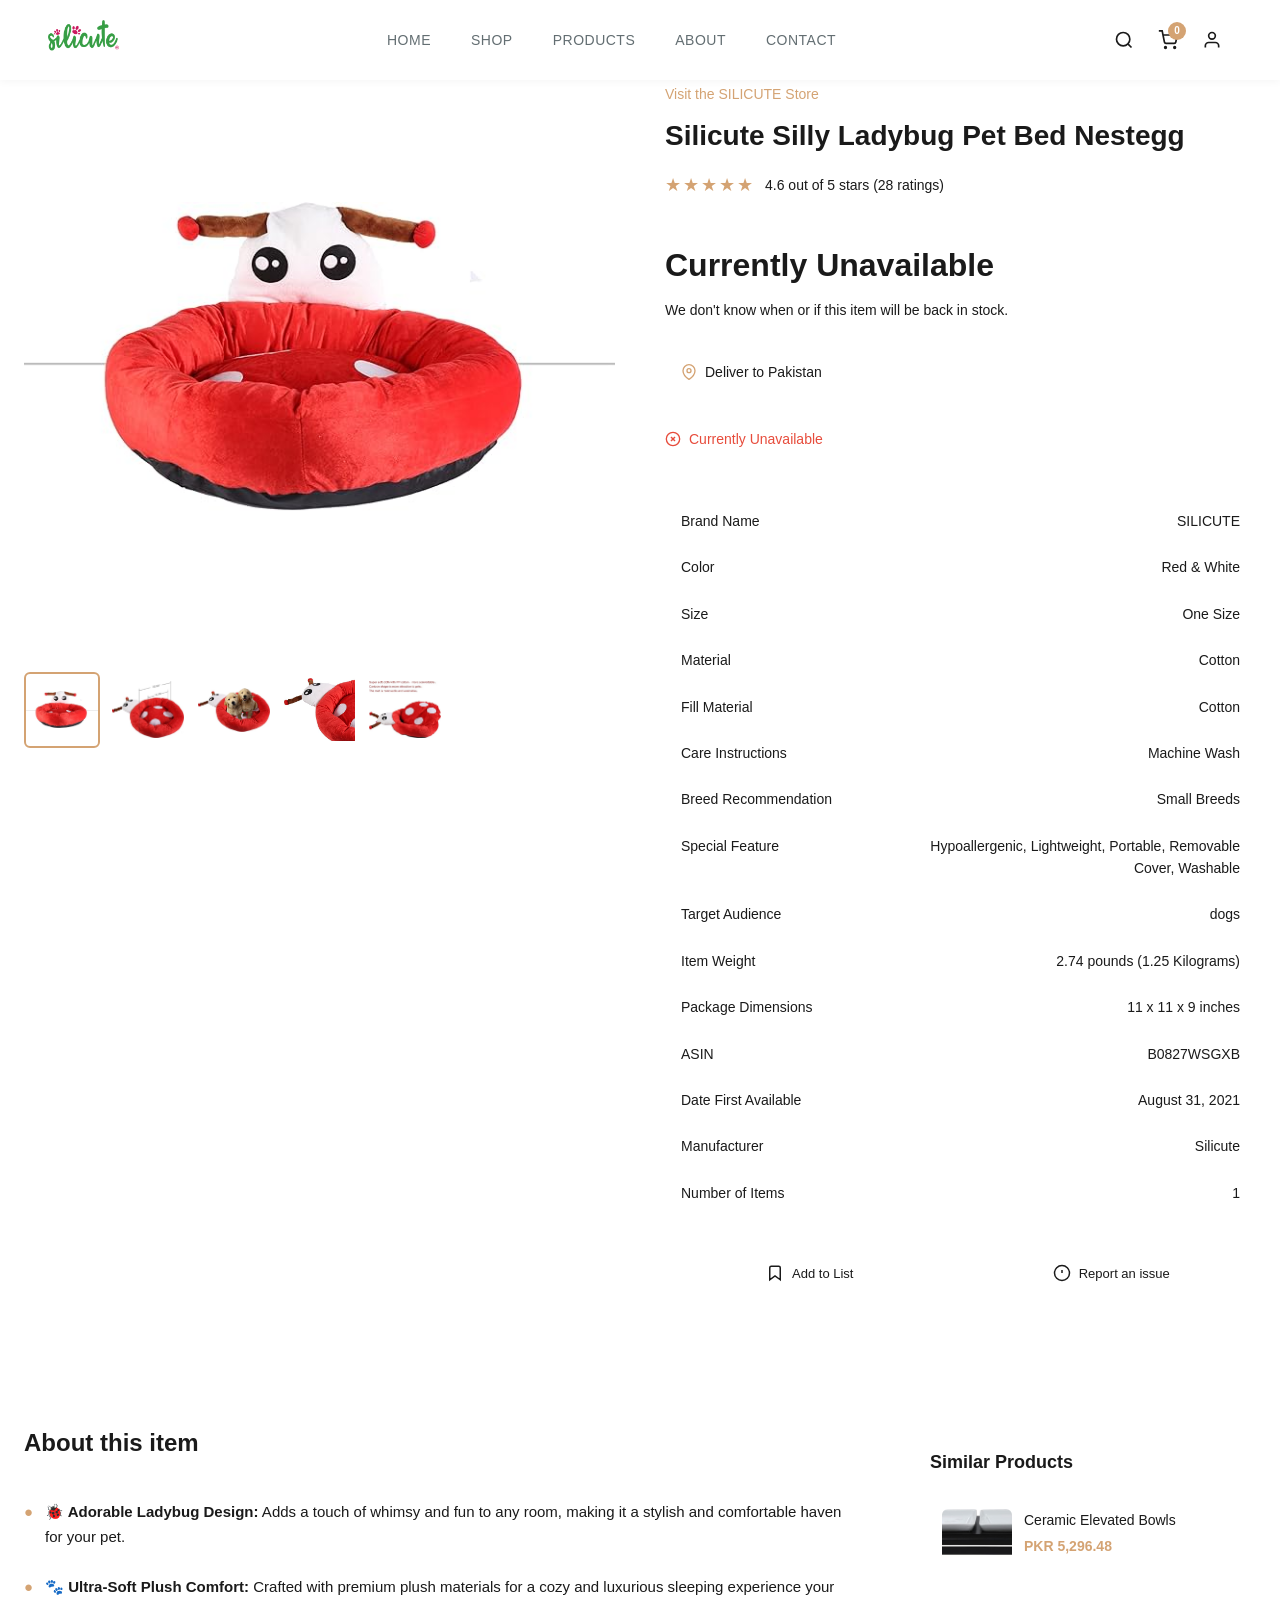
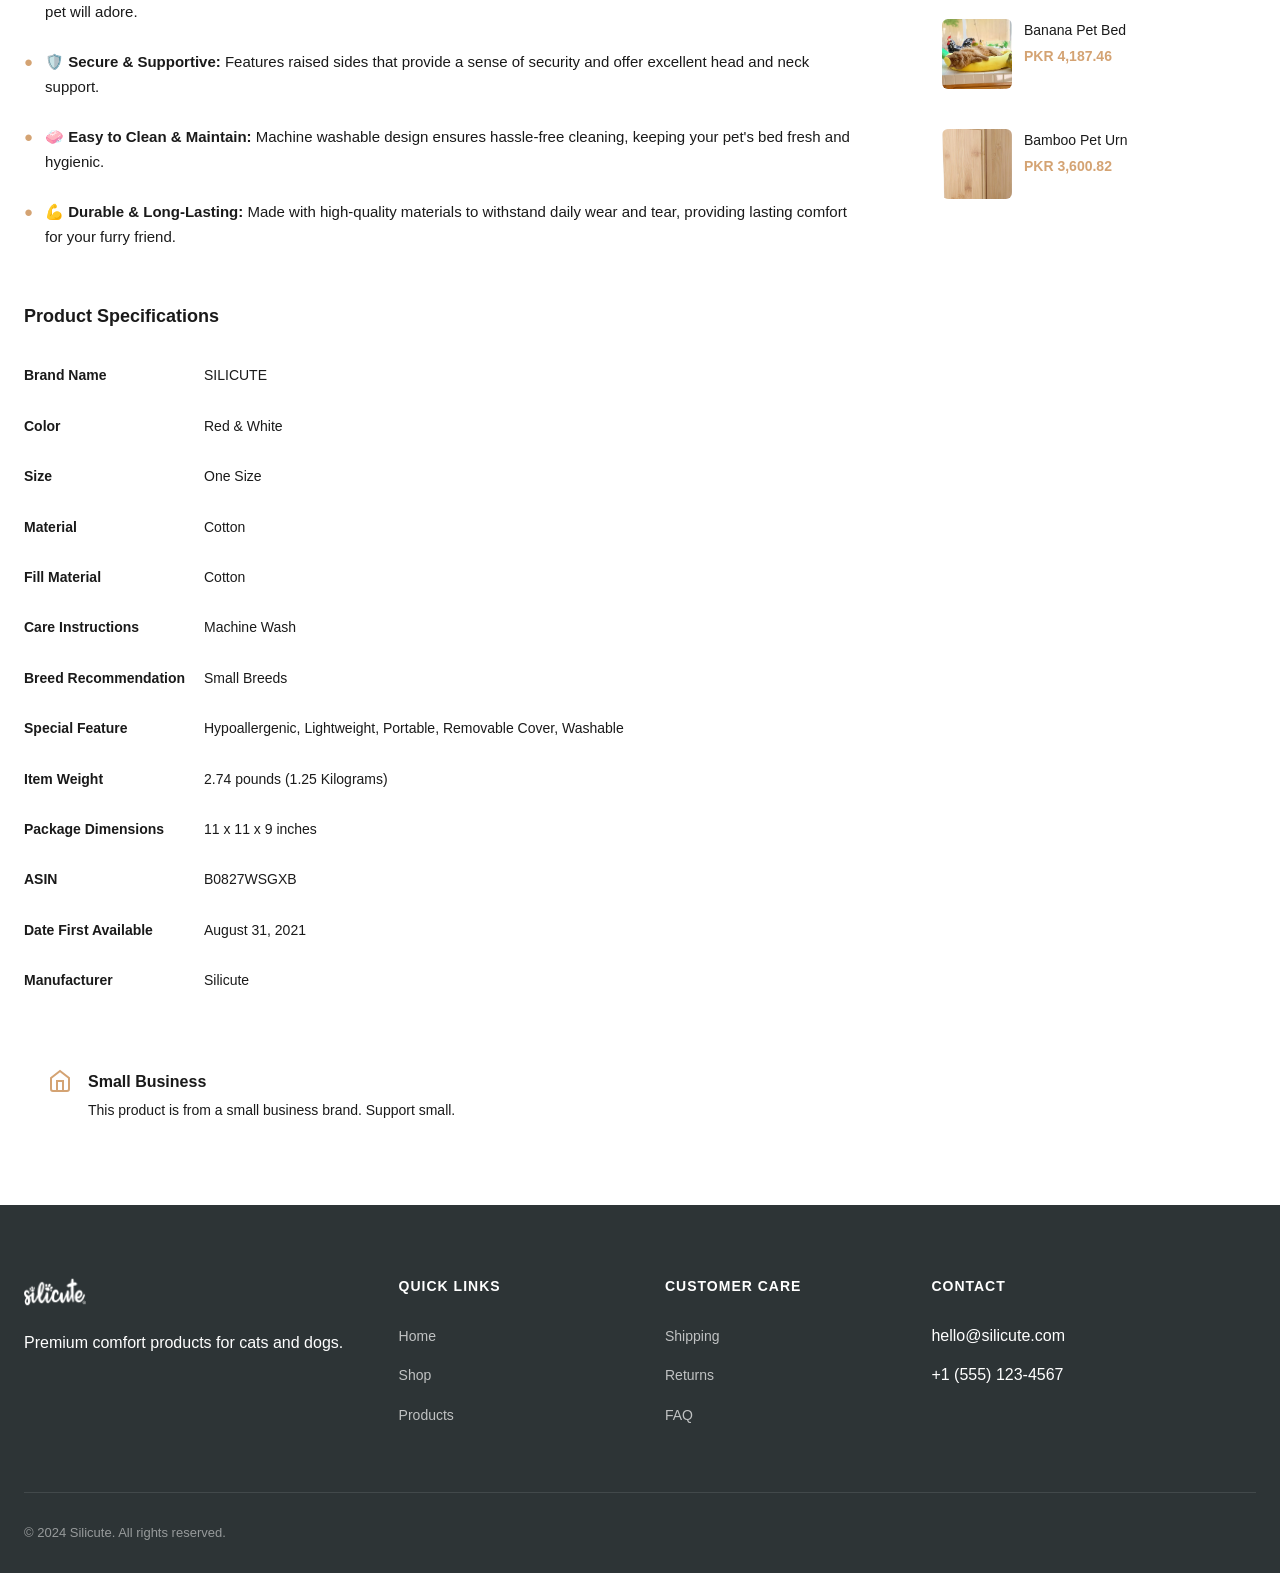
<file: product-detail-4.html>
<!DOCTYPE html>
<html lang="en">
<head>
    <meta charset="UTF-8">
    <meta name="viewport" content="width=device-width, initial-scale=1.0">
    <title>Silicute Ladybug Pet Bed - Product Detail</title>
    <link rel="stylesheet" href="css/style.css">
    <link rel="stylesheet" href="css/product-detail.css">
</head>
<body>

    <!-- ============================================
         HEADER / NAVIGATION
    ============================================= -->
    <header class="header" id="header">
        <div class="container">
            <nav class="navbar">
                <div class="logo">
                    <a href="index.html">
                        <img src="images/logo.png" alt="Silicute" class="logo-img">
                    </a>
                </div>

                <ul class="nav-menu" id="navMenu">
                    <li><a href="index.html#home" class="nav-link">Home</a></li>
                    <li><a href="index.html#shop" class="nav-link">Shop</a></li>
                    <li><a href="index.html#products" class="nav-link">Products</a></li>
                    <li><a href="index.html#about" class="nav-link">About</a></li>
                    <li><a href="index.html#contact" class="nav-link">Contact</a></li>
                </ul>

                <div class="nav-icons">
                    <button class="icon-btn search-btn" aria-label="Search">
                        <svg width="20" height="20" viewBox="0 0 24 24" fill="none" stroke="currentColor" stroke-width="2">
                            <circle cx="11" cy="11" r="8"></circle>
                            <path d="M21 21l-4.35-4.35"></path>
                        </svg>
                    </button>
                    <button class="icon-btn cart-btn" aria-label="Cart">
                        <svg width="20" height="20" viewBox="0 0 24 24" fill="none" stroke="currentColor" stroke-width="2">
                            <circle cx="9" cy="21" r="1"></circle>
                            <circle cx="20" cy="21" r="1"></circle>
                            <path d="M1 1h4l2.68 13.39a2 2 0 0 0 2 1.61h9.72a2 2 0 0 0 2-1.61L23 6H6"></path>
                        </svg>
                        <span class="cart-count">0</span>
                    </button>
                    <button class="icon-btn user-btn" aria-label="Account">
                        <svg width="20" height="20" viewBox="0 0 24 24" fill="none" stroke="currentColor" stroke-width="2">
                            <path d="M20 21v-2a4 4 0 0 0-4-4H8a4 4 0 0 0-4 4v2"></path>
                            <circle cx="12" cy="7" r="4"></circle>
                        </svg>
                    </button>
                    <button class="mobile-toggle" id="mobileToggle">
                        <span></span>
                        <span></span>
                        <span></span>
                    </button>
                </div>
            </nav>
        </div>
    </header>

    <!-- ============================================
         PRODUCT DETAIL SECTION
    ============================================= -->
    <section class="product-detail-section">
        <div class="container">
            <div class="breadcrumb">
                <a href="index.html">Home</a>
                <span>/</span>
                <a href="index.html#shop">Shop</a>
                <span>/</span>
                <span class="current">Ladybug Pet Bed</span>
            </div>

            <div class="product-detail-grid">
                <!-- Left: Image Gallery -->
                <div class="product-gallery">
                    <div class="main-image">
                        <img src="images/Product4(1).jpg" alt="Silicute Ladybug Pet Bed" id="mainImage">
                    </div>
                    
                    <div class="thumbnail-grid">
                        <div class="thumbnail active" data-image="images/Product4(1).jpg">
                            <img src="images/Product4(1).jpg" alt="View 1">
                        </div>
                        <div class="thumbnail" data-image="images/Product4(2).jpg">
                            <img src="images/Product4(2).jpg" alt="View 2">
                        </div>
                        <div class="thumbnail" data-image="images/Product4(3).jpg">
                            <img src="images/Product4(3).jpg" alt="View 3">
                        </div>
                        <div class="thumbnail" data-image="images/Product4(4).jpg">
                            <img src="images/Product4(4).jpg" alt="View 4">
                        </div>
                        <div class="thumbnail" data-image="images/Product4(5).jpg">
                            <img src="images/Product4(5).jpg" alt="View 5">
                        </div>
                    </div>
                </div>

                <!-- Right: Product Info -->
                <div class="product-info-section">
                    <div class="product-brand">
                        <a href="#">Visit the SILICUTE Store</a>
                    </div>
                    
                    <h1 class="product-title">Silicute Silly Ladybug Pet Bed Nestegg</h1>
                    
                    <div class="product-rating">
                        <div class="stars">
                            <span class="star filled">★</span>
                            <span class="star filled">★</span>
                            <span class="star filled">★</span>
                            <span class="star filled">★</span>
                            <span class="star filled">★</span>
                        </div>
                        <span class="rating-count">4.6 out of 5 stars (28 ratings)</span>
                    </div>

                    <div class="price-section">
                        <div class="price-main">
                            <span class="price-value">Currently Unavailable</span>
                        </div>
                        <p class="stock-message">We don't know when or if this item will be back in stock.</p>
                    </div>

                    <div class="shipping-info">
                        <div class="delivery-location">
                            <svg width="16" height="16" viewBox="0 0 24 24" fill="none" stroke="currentColor" stroke-width="2">
                                <path d="M21 10c0 7-9 13-9 13s-9-6-9-13a9 9 0 0 1 18 0z"></path>
                                <circle cx="12" cy="10" r="3"></circle>
                            </svg>
                            <span>Deliver to Pakistan</span>
                        </div>
                    </div>

                    <div class="stock-status out-of-stock">
                        <svg width="16" height="16" viewBox="0 0 24 24" fill="none" stroke="currentColor" stroke-width="2">
                            <circle cx="12" cy="12" r="10"></circle>
                            <line x1="15" y1="9" x2="9" y2="15"></line>
                            <line x1="9" y1="9" x2="15" y2="15"></line>
                        </svg>
                        <span>Currently Unavailable</span>
                    </div>

                    <div class="seller-info">
                        <div class="info-row">
                            <span class="info-label">Brand Name</span>
                            <span class="info-value">SILICUTE</span>
                        </div>
                        <div class="info-row">
                            <span class="info-label">Color</span>
                            <span class="info-value">Red & White</span>
                        </div>
                        <div class="info-row">
                            <span class="info-label">Size</span>
                            <span class="info-value">One Size</span>
                        </div>
                        <div class="info-row">
                            <span class="info-label">Material</span>
                            <span class="info-value">Cotton</span>
                        </div>
                        <div class="info-row">
                            <span class="info-label">Fill Material</span>
                            <span class="info-value">Cotton</span>
                        </div>
                        <div class="info-row">
                            <span class="info-label">Care Instructions</span>
                            <span class="info-value">Machine Wash</span>
                        </div>
                        <div class="info-row">
                            <span class="info-label">Breed Recommendation</span>
                            <span class="info-value">Small Breeds</span>
                        </div>
                        <div class="info-row">
                            <span class="info-label">Special Feature</span>
                            <span class="info-value">Hypoallergenic, Lightweight, Portable, Removable Cover, Washable</span>
                        </div>
                        <div class="info-row">
                            <span class="info-label">Target Audience</span>
                            <span class="info-value">dogs</span>
                        </div>
                        <div class="info-row">
                            <span class="info-label">Item Weight</span>
                            <span class="info-value">2.74 pounds (1.25 Kilograms)</span>
                        </div>
                        <div class="info-row">
                            <span class="info-label">Package Dimensions</span>
                            <span class="info-value">11 x 11 x 9 inches</span>
                        </div>
                        <div class="info-row">
                            <span class="info-label">ASIN</span>
                            <span class="info-value">B0827WSGXB</span>
                        </div>
                        <div class="info-row">
                            <span class="info-label">Date First Available</span>
                            <span class="info-value">August 31, 2021</span>
                        </div>
                        <div class="info-row">
                            <span class="info-label">Manufacturer</span>
                            <span class="info-value">Silicute</span>
                        </div>
                        <div class="info-row">
                            <span class="info-label">Number of Items</span>
                            <span class="info-value">1</span>
                        </div>
                    </div>

                    <div class="product-actions-bottom">
                        <button class="action-btn">
                            <svg width="18" height="18" viewBox="0 0 24 24" fill="none" stroke="currentColor" stroke-width="2">
                                <path d="M19 21l-7-5-7 5V5a2 2 0 0 1 2-2h10a2 2 0 0 1 2 2z"></path>
                            </svg>
                            Add to List
                        </button>
                        <button class="action-btn">
                            <svg width="18" height="18" viewBox="0 0 24 24" fill="none" stroke="currentColor" stroke-width="2">
                                <circle cx="12" cy="12" r="10"></circle>
                                <line x1="12" y1="8" x2="12" y2="12"></line>
                                <line x1="12" y1="16" x2="12.01" y2="16"></line>
                            </svg>
                            Report an issue
                        </button>
                    </div>
                </div>
            </div>
        </div>
    </section>

    <!-- ============================================
         PRODUCT DETAILS SECTION
    ============================================= -->
    <section class="product-details-content">
        <div class="container">
            <div class="details-grid">
                <div class="details-main">
                    <h2>About this item</h2>
                    <ul class="feature-list">
                        <li>
                            <span class="bullet">●</span>
                            <span><strong>🐞 Adorable Ladybug Design:</strong> Adds a touch of whimsy and fun to any room, making it a stylish and comfortable haven for your pet.</span>
                        </li>
                        <li>
                            <span class="bullet">●</span>
                            <span><strong>🐾 Ultra-Soft Plush Comfort:</strong> Crafted with premium plush materials for a cozy and luxurious sleeping experience your pet will adore.</span>
                        </li>
                        <li>
                            <span class="bullet">●</span>
                            <span><strong>🛡️ Secure & Supportive:</strong> Features raised sides that provide a sense of security and offer excellent head and neck support.</span>
                        </li>
                        <li>
                            <span class="bullet">●</span>
                            <span><strong>🧼 Easy to Clean & Maintain:</strong> Machine washable design ensures hassle-free cleaning, keeping your pet's bed fresh and hygienic.</span>
                        </li>
                        <li>
                            <span class="bullet">●</span>
                            <span><strong>💪 Durable & Long-Lasting:</strong> Made with high-quality materials to withstand daily wear and tear, providing lasting comfort for your furry friend.</span>
                        </li>
                    </ul>

                    <div class="product-specifications">
                        <h3>Product Specifications</h3>
                        <table class="specs-table">
                            <tr>
                                <td class="spec-label">Brand Name</td>
                                <td class="spec-value">SILICUTE</td>
                            </tr>
                            <tr>
                                <td class="spec-label">Color</td>
                                <td class="spec-value">Red & White</td>
                            </tr>
                            <tr>
                                <td class="spec-label">Size</td>
                                <td class="spec-value">One Size</td>
                            </tr>
                            <tr>
                                <td class="spec-label">Material</td>
                                <td class="spec-value">Cotton</td>
                            </tr>
                            <tr>
                                <td class="spec-label">Fill Material</td>
                                <td class="spec-value">Cotton</td>
                            </tr>
                            <tr>
                                <td class="spec-label">Care Instructions</td>
                                <td class="spec-value">Machine Wash</td>
                            </tr>
                            <tr>
                                <td class="spec-label">Breed Recommendation</td>
                                <td class="spec-value">Small Breeds</td>
                            </tr>
                            <tr>
                                <td class="spec-label">Special Feature</td>
                                <td class="spec-value">Hypoallergenic, Lightweight, Portable, Removable Cover, Washable</td>
                            </tr>
                            <tr>
                                <td class="spec-label">Item Weight</td>
                                <td class="spec-value">2.74 pounds (1.25 Kilograms)</td>
                            </tr>
                            <tr>
                                <td class="spec-label">Package Dimensions</td>
                                <td class="spec-value">11 x 11 x 9 inches</td>
                            </tr>
                            <tr>
                                <td class="spec-label">ASIN</td>
                                <td class="spec-value">B0827WSGXB</td>
                            </tr>
                            <tr>
                                <td class="spec-label">Date First Available</td>
                                <td class="spec-value">August 31, 2021</td>
                            </tr>
                            <tr>
                                <td class="spec-label">Manufacturer</td>
                                <td class="spec-value">Silicute</td>
                            </tr>
                        </table>
                    </div>

                    <div class="small-business-badge">
                        <svg width="24" height="24" viewBox="0 0 24 24" fill="none" stroke="currentColor" stroke-width="2">
                            <path d="M3 9l9-7 9 7v11a2 2 0 0 1-2 2H5a2 2 0 0 1-2-2z"></path>
                            <polyline points="9 22 9 12 15 12 15 22"></polyline>
                        </svg>
                        <div>
                            <strong>Small Business</strong>
                            <p>This product is from a small business brand. Support small.</p>
                        </div>
                    </div>
                </div>

                <div class="details-sidebar">
                    <div class="sidebar-card">
                        <h3>Similar Products</h3>
                        <div class="similar-products">
                            <a href="product-detail.html" class="similar-item-link">
                                <div class="similar-item">
                                    <img src="images/product-1 (1).jpg" alt="Ceramic Bowls">
                                    <div class="similar-info">
                                        <span class="similar-name">Ceramic Elevated Bowls</span>
                                        <span class="similar-price">PKR 5,296.48</span>
                                    </div>
                                </div>
                            </a>
                            <a href="product-detail-2.html" class="similar-item-link">
                                <div class="similar-item">
                                    <img src="images/Product2(1).jpg" alt="Banana Pet Bed">
                                    <div class="similar-info">
                                        <span class="similar-name">Banana Pet Bed</span>
                                        <span class="similar-price">PKR 4,187.46</span>
                                    </div>
                                </div>
                            </a>
                            <a href="product-detail-3.html" class="similar-item-link">
                                <div class="similar-item">
                                    <img src="images/Product3(1).jpg" alt="Bamboo Pet Urn">
                                    <div class="similar-info">
                                        <span class="similar-name">Bamboo Pet Urn</span>
                                        <span class="similar-price">PKR 3,600.82</span>
                                    </div>
                                </div>
                            </a>
                        </div>
                    </div>
                </div>
            </div>
        </div>
    </section>

    <!-- ============================================
         FOOTER
    ============================================= -->
    <footer class="footer">
        <div class="container">
            <div class="footer-grid">
                <div class="footer-col">
                    <div class="footer-logo">
                        <img src="images/logo.png" alt="Silicute">
                    </div>
                    <p>Premium comfort products for cats and dogs.</p>
                </div>
                <div class="footer-col">
                    <h4>Quick Links</h4>
                    <ul>
                        <li><a href="index.html">Home</a></li>
                        <li><a href="index.html#shop">Shop</a></li>
                        <li><a href="index.html#products">Products</a></li>
                    </ul>
                </div>
                <div class="footer-col">
                    <h4>Customer Care</h4>
                    <ul>
                        <li><a href="#">Shipping</a></li>
                        <li><a href="#">Returns</a></li>
                        <li><a href="#">FAQ</a></li>
                    </ul>
                </div>
                <div class="footer-col">
                    <h4>Contact</h4>
                    <ul>
                        <li>hello@silicute.com</li>
                        <li>+1 (555) 123-4567</li>
                    </ul>
                </div>
            </div>
            <div class="footer-bottom">
                <p>&copy; 2024 Silicute. All rights reserved.</p>
            </div>
        </div>
    </footer>

    <!-- Toast Notification -->
    <div class="toast" id="toast">
        <span class="toast-icon">✓</span>
        <span class="toast-msg">Added to cart!</span>
    </div>

    <script src="js/product-detail.js"></script>
</body>
</html>
</file>
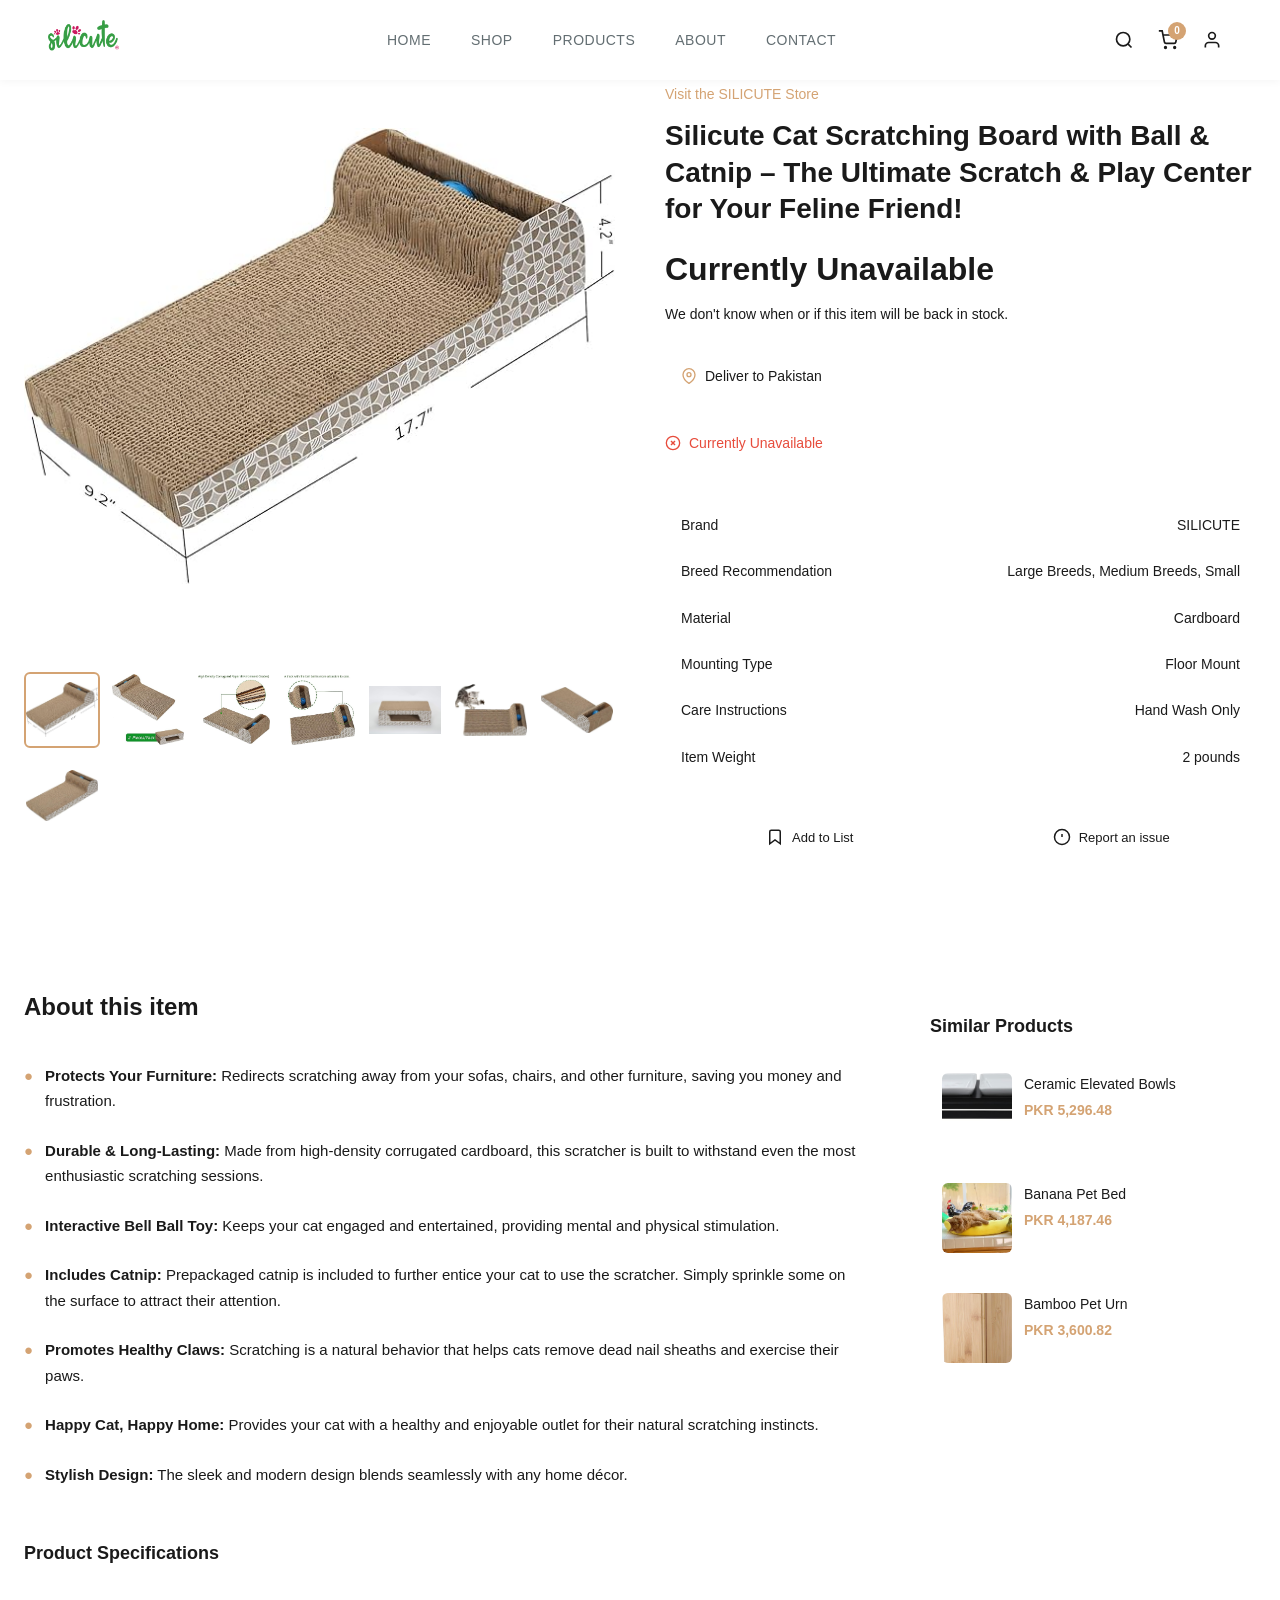
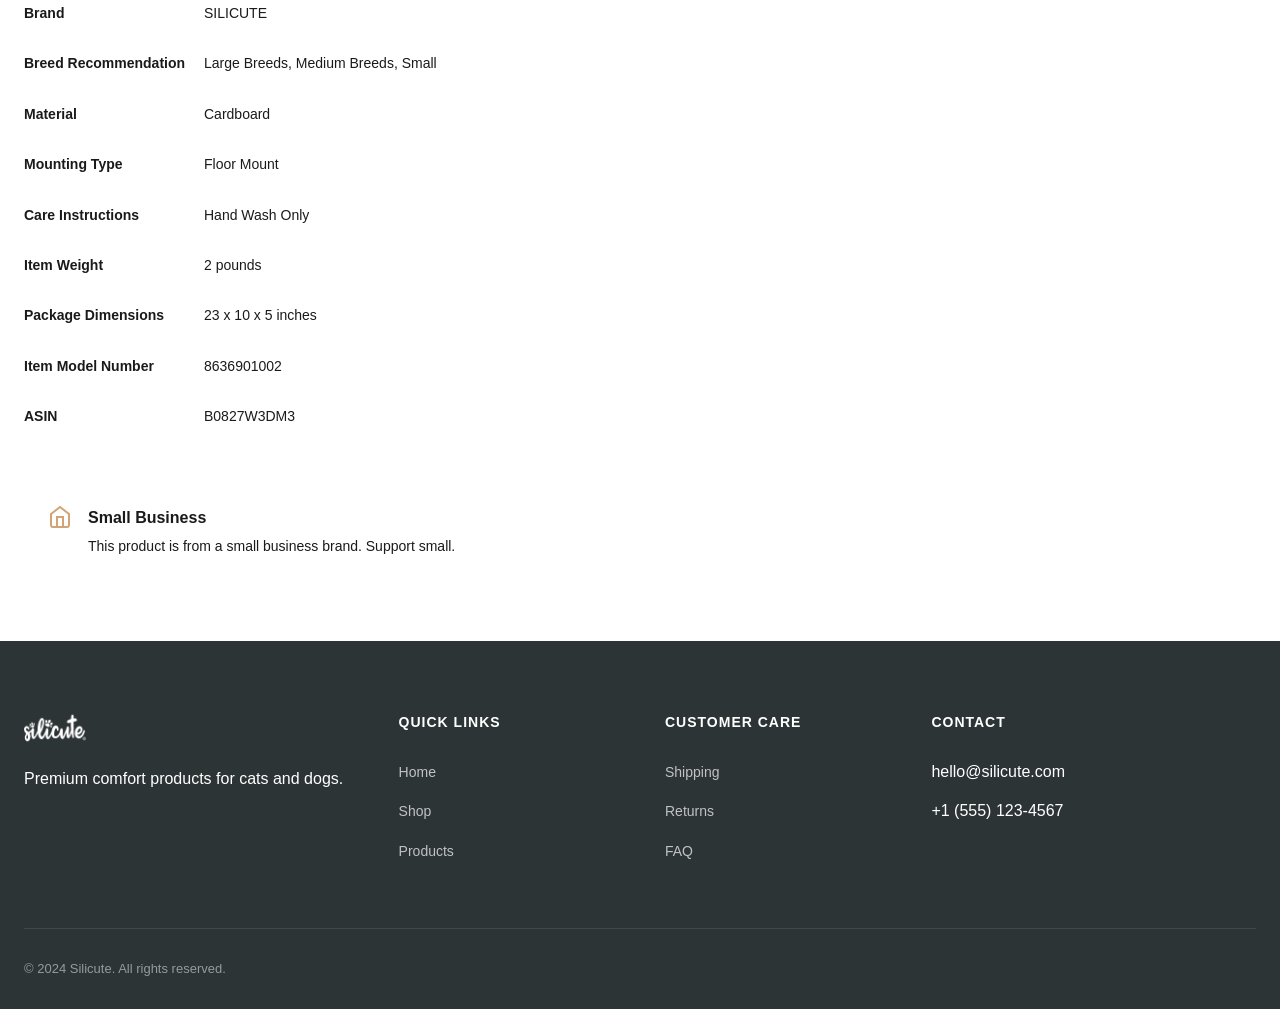
<file: product-detail-5.html>
<!DOCTYPE html>
<html lang="en">
<head>
    <meta charset="UTF-8">
    <meta name="viewport" content="width=device-width, initial-scale=1.0">
    <title>Silicute Cat Scratching Board - Product Detail</title>
    <link rel="stylesheet" href="css/style.css">
    <link rel="stylesheet" href="css/product-detail.css">
</head>
<body>

    <!-- ============================================
         HEADER / NAVIGATION
    ============================================= -->
    <header class="header" id="header">
        <div class="container">
            <nav class="navbar">
                <div class="logo">
                    <a href="index.html">
                        <img src="images/logo.png" alt="Silicute" class="logo-img">
                    </a>
                </div>

                <ul class="nav-menu" id="navMenu">
                    <li><a href="index.html#home" class="nav-link">Home</a></li>
                    <li><a href="index.html#shop" class="nav-link">Shop</a></li>
                    <li><a href="index.html#products" class="nav-link">Products</a></li>
                    <li><a href="index.html#about" class="nav-link">About</a></li>
                    <li><a href="index.html#contact" class="nav-link">Contact</a></li>
                </ul>

                <div class="nav-icons">
                    <button class="icon-btn search-btn" aria-label="Search">
                        <svg width="20" height="20" viewBox="0 0 24 24" fill="none" stroke="currentColor" stroke-width="2">
                            <circle cx="11" cy="11" r="8"></circle>
                            <path d="M21 21l-4.35-4.35"></path>
                        </svg>
                    </button>
                    <button class="icon-btn cart-btn" aria-label="Cart">
                        <svg width="20" height="20" viewBox="0 0 24 24" fill="none" stroke="currentColor" stroke-width="2">
                            <circle cx="9" cy="21" r="1"></circle>
                            <circle cx="20" cy="21" r="1"></circle>
                            <path d="M1 1h4l2.68 13.39a2 2 0 0 0 2 1.61h9.72a2 2 0 0 0 2-1.61L23 6H6"></path>
                        </svg>
                        <span class="cart-count">0</span>
                    </button>
                    <button class="icon-btn user-btn" aria-label="Account">
                        <svg width="20" height="20" viewBox="0 0 24 24" fill="none" stroke="currentColor" stroke-width="2">
                            <path d="M20 21v-2a4 4 0 0 0-4-4H8a4 4 0 0 0-4 4v2"></path>
                            <circle cx="12" cy="7" r="4"></circle>
                        </svg>
                    </button>
                    <button class="mobile-toggle" id="mobileToggle">
                        <span></span>
                        <span></span>
                        <span></span>
                    </button>
                </div>
            </nav>
        </div>
    </header>

    <!-- ============================================
         PRODUCT DETAIL SECTION
    ============================================= -->
    <section class="product-detail-section">
        <div class="container">
            <div class="breadcrumb">
                <a href="index.html">Home</a>
                <span>/</span>
                <a href="index.html#shop">Shop</a>
                <span>/</span>
                <span class="current">Cat Scratching Board</span>
            </div>

            <div class="product-detail-grid">
                <!-- Left: Image Gallery -->
                <div class="product-gallery">
                    <div class="main-image">
                        <img src="images/Product5(1).jpg" alt="Silicute Cat Scratching Board" id="mainImage">
                    </div>
                    
                    <div class="thumbnail-grid">
                        <div class="thumbnail active" data-image="images/Product5(1).jpg">
                            <img src="images/Product5(1).jpg" alt="View 1">
                        </div>
                        <div class="thumbnail" data-image="images/Product5(2).jpg">
                            <img src="images/Product5(2).jpg" alt="View 2">
                        </div>
                        <div class="thumbnail" data-image="images/Product5(3).jpg">
                            <img src="images/Product5(3).jpg" alt="View 3">
                        </div>
                        <div class="thumbnail" data-image="images/Product5(4).jpg">
                            <img src="images/Product5(4).jpg" alt="View 4">
                        </div>
                        <div class="thumbnail" data-image="images/Product5(5).jpg">
                            <img src="images/Product5(5).jpg" alt="View 5">
                        </div>
                        <div class="thumbnail" data-image="images/Product5(6).jpg">
                            <img src="images/Product5(6).jpg" alt="View 6">
                        </div>
                        <div class="thumbnail" data-image="images/Product5(7).jpg">
                            <img src="images/Product5(7).jpg" alt="View 7">
                        </div>
                        <div class="thumbnail" data-image="images/Product5(8).jpg">
                            <img src="images/Product5(8).jpg" alt="View 8">
                        </div>
                    </div>
                </div>

                <!-- Right: Product Info -->
                <div class="product-info-section">
                    <div class="product-brand">
                        <a href="#">Visit the SILICUTE Store</a>
                    </div>
                    
                    <h1 class="product-title">Silicute Cat Scratching Board with Ball & Catnip – The Ultimate Scratch & Play Center for Your Feline Friend!</h1>
                    
                    <div class="price-section">
                        <div class="price-main">
                            <span class="price-value">Currently Unavailable</span>
                        </div>
                        <p class="stock-message">We don't know when or if this item will be back in stock.</p>
                    </div>

                    <div class="shipping-info">
                        <div class="delivery-location">
                            <svg width="16" height="16" viewBox="0 0 24 24" fill="none" stroke="currentColor" stroke-width="2">
                                <path d="M21 10c0 7-9 13-9 13s-9-6-9-13a9 9 0 0 1 18 0z"></path>
                                <circle cx="12" cy="10" r="3"></circle>
                            </svg>
                            <span>Deliver to Pakistan</span>
                        </div>
                    </div>

                    <div class="stock-status out-of-stock">
                        <svg width="16" height="16" viewBox="0 0 24 24" fill="none" stroke="currentColor" stroke-width="2">
                            <circle cx="12" cy="12" r="10"></circle>
                            <line x1="15" y1="9" x2="9" y2="15"></line>
                            <line x1="9" y1="9" x2="15" y2="15"></line>
                        </svg>
                        <span>Currently Unavailable</span>
                    </div>

                    <div class="seller-info">
                        <div class="info-row">
                            <span class="info-label">Brand</span>
                            <span class="info-value">SILICUTE</span>
                        </div>
                        <div class="info-row">
                            <span class="info-label">Breed Recommendation</span>
                            <span class="info-value">Large Breeds, Medium Breeds, Small</span>
                        </div>
                        <div class="info-row">
                            <span class="info-label">Material</span>
                            <span class="info-value">Cardboard</span>
                        </div>
                        <div class="info-row">
                            <span class="info-label">Mounting Type</span>
                            <span class="info-value">Floor Mount</span>
                        </div>
                        <div class="info-row">
                            <span class="info-label">Care Instructions</span>
                            <span class="info-value">Hand Wash Only</span>
                        </div>
                        <div class="info-row">
                            <span class="info-label">Item Weight</span>
                            <span class="info-value">2 pounds</span>
                        </div>
                    </div>

                    <div class="product-actions-bottom">
                        <button class="action-btn">
                            <svg width="18" height="18" viewBox="0 0 24 24" fill="none" stroke="currentColor" stroke-width="2">
                                <path d="M19 21l-7-5-7 5V5a2 2 0 0 1 2-2h10a2 2 0 0 1 2 2z"></path>
                            </svg>
                            Add to List
                        </button>
                        <button class="action-btn">
                            <svg width="18" height="18" viewBox="0 0 24 24" fill="none" stroke="currentColor" stroke-width="2">
                                <circle cx="12" cy="12" r="10"></circle>
                                <line x1="12" y1="8" x2="12" y2="12"></line>
                                <line x1="12" y1="16" x2="12.01" y2="16"></line>
                            </svg>
                            Report an issue
                        </button>
                    </div>
                </div>
            </div>
        </div>
    </section>

    <!-- ============================================
         PRODUCT DETAILS SECTION
    ============================================= -->
    <section class="product-details-content">
        <div class="container">
            <div class="details-grid">
                <div class="details-main">
                    <h2>About this item</h2>
                    <ul class="feature-list">
                        <li>
                            <span class="bullet">●</span>
                            <span><strong>Protects Your Furniture:</strong> Redirects scratching away from your sofas, chairs, and other furniture, saving you money and frustration.</span>
                        </li>
                        <li>
                            <span class="bullet">●</span>
                            <span><strong>Durable & Long-Lasting:</strong> Made from high-density corrugated cardboard, this scratcher is built to withstand even the most enthusiastic scratching sessions.</span>
                        </li>
                        <li>
                            <span class="bullet">●</span>
                            <span><strong>Interactive Bell Ball Toy:</strong> Keeps your cat engaged and entertained, providing mental and physical stimulation.</span>
                        </li>
                        <li>
                            <span class="bullet">●</span>
                            <span><strong>Includes Catnip:</strong> Prepackaged catnip is included to further entice your cat to use the scratcher. Simply sprinkle some on the surface to attract their attention.</span>
                        </li>
                        <li>
                            <span class="bullet">●</span>
                            <span><strong>Promotes Healthy Claws:</strong> Scratching is a natural behavior that helps cats remove dead nail sheaths and exercise their paws.</span>
                        </li>
                        <li>
                            <span class="bullet">●</span>
                            <span><strong>Happy Cat, Happy Home:</strong> Provides your cat with a healthy and enjoyable outlet for their natural scratching instincts.</span>
                        </li>
                        <li>
                            <span class="bullet">●</span>
                            <span><strong>Stylish Design:</strong> The sleek and modern design blends seamlessly with any home décor.</span>
                        </li>
                    </ul>

                    <div class="product-specifications">
                        <h3>Product Specifications</h3>
                        <table class="specs-table">
                            <tr>
                                <td class="spec-label">Brand</td>
                                <td class="spec-value">SILICUTE</td>
                            </tr>
                            <tr>
                                <td class="spec-label">Breed Recommendation</td>
                                <td class="spec-value">Large Breeds, Medium Breeds, Small</td>
                            </tr>
                            <tr>
                                <td class="spec-label">Material</td>
                                <td class="spec-value">Cardboard</td>
                            </tr>
                            <tr>
                                <td class="spec-label">Mounting Type</td>
                                <td class="spec-value">Floor Mount</td>
                            </tr>
                            <tr>
                                <td class="spec-label">Care Instructions</td>
                                <td class="spec-value">Hand Wash Only</td>
                            </tr>
                            <tr>
                                <td class="spec-label">Item Weight</td>
                                <td class="spec-value">2 pounds</td>
                            </tr>
                            <tr>
                                <td class="spec-label">Package Dimensions</td>
                                <td class="spec-value">23 x 10 x 5 inches</td>
                            </tr>
                            <tr>
                                <td class="spec-label">Item Model Number</td>
                                <td class="spec-value">8636901002</td>
                            </tr>
                            <tr>
                                <td class="spec-label">ASIN</td>
                                <td class="spec-value">B0827W3DM3</td>
                            </tr>
                        </table>
                    </div>

                    <div class="small-business-badge">
                        <svg width="24" height="24" viewBox="0 0 24 24" fill="none" stroke="currentColor" stroke-width="2">
                            <path d="M3 9l9-7 9 7v11a2 2 0 0 1-2 2H5a2 2 0 0 1-2-2z"></path>
                            <polyline points="9 22 9 12 15 12 15 22"></polyline>
                        </svg>
                        <div>
                            <strong>Small Business</strong>
                            <p>This product is from a small business brand. Support small.</p>
                        </div>
                    </div>
                </div>

                <div class="details-sidebar">
                    <div class="sidebar-card">
                        <h3>Similar Products</h3>
                        <div class="similar-products">
                            <a href="product-detail.html" class="similar-item-link">
                                <div class="similar-item">
                                    <img src="images/product-1 (1).jpg" alt="Ceramic Bowls">
                                    <div class="similar-info">
                                        <span class="similar-name">Ceramic Elevated Bowls</span>
                                        <span class="similar-price">PKR 5,296.48</span>
                                    </div>
                                </div>
                            </a>
                            <a href="product-detail-2.html" class="similar-item-link">
                                <div class="similar-item">
                                    <img src="images/Product2(1).jpg" alt="Banana Pet Bed">
                                    <div class="similar-info">
                                        <span class="similar-name">Banana Pet Bed</span>
                                        <span class="similar-price">PKR 4,187.46</span>
                                    </div>
                                </div>
                            </a>
                            <a href="product-detail-3.html" class="similar-item-link">
                                <div class="similar-item">
                                    <img src="images/Product3(1).jpg" alt="Bamboo Pet Urn">
                                    <div class="similar-info">
                                        <span class="similar-name">Bamboo Pet Urn</span>
                                        <span class="similar-price">PKR 3,600.82</span>
                                    </div>
                                </div>
                            </a>
                        </div>
                    </div>
                </div>
            </div>
        </div>
    </section>

    <!-- ============================================
         FOOTER
    ============================================= -->
    <footer class="footer">
        <div class="container">
            <div class="footer-grid">
                <div class="footer-col">
                    <div class="footer-logo">
                        <img src="images/logo.png" alt="Silicute">
                    </div>
                    <p>Premium comfort products for cats and dogs.</p>
                </div>
                <div class="footer-col">
                    <h4>Quick Links</h4>
                    <ul>
                        <li><a href="index.html">Home</a></li>
                        <li><a href="index.html#shop">Shop</a></li>
                        <li><a href="index.html#products">Products</a></li>
                    </ul>
                </div>
                <div class="footer-col">
                    <h4>Customer Care</h4>
                    <ul>
                        <li><a href="#">Shipping</a></li>
                        <li><a href="#">Returns</a></li>
                        <li><a href="#">FAQ</a></li>
                    </ul>
                </div>
                <div class="footer-col">
                    <h4>Contact</h4>
                    <ul>
                        <li>hello@silicute.com</li>
                        <li>+1 (555) 123-4567</li>
                    </ul>
                </div>
            </div>
            <div class="footer-bottom">
                <p>&copy; 2024 Silicute. All rights reserved.</p>
            </div>
        </div>
    </footer>

    <!-- Toast Notification -->
    <div class="toast" id="toast">
        <span class="toast-icon">✓</span>
        <span class="toast-msg">Added to cart!</span>
    </div>

    <script src="js/product-detail.js"></script>
</body>
</html>
</file>
<file: css/style.css>
/* ============================================
   SILICUTE - Premium Pet Comfort Products
   Professional E-commerce Design
   ============================================ */

:root {
    /* Colors */
    --primary: #2d3436;
    --primary-dark: #1a1a1a;
    --accent: #d4a373;
    --accent-light: #e9c49a;
    --accent-dark: #b8956a;
    
    --text-dark: #1a1a1a;
    --text-medium: #636e72;
    --text-light: #95a5a6;
    
    --bg-white: #ffffff;
    --bg-off-white: #faf9f8;
    --bg-light: #f5f4f2;
    
    --success: #27ae60;
    --warning: #f39c12;
    --danger: #e74c3c;
    
    /* Spacing */
    --container-width: 1320px;
    --section-padding: 80px;
    
    /* Radius */
    --radius-sm: 6px;
    --radius-md: 10px;
    --radius-lg: 16px;
    --radius-xl: 24px;
    
    /* Shadows */
    --shadow-sm: 0 2px 8px rgba(0,0,0,0.04);
    --shadow-md: 0 4px 16px rgba(0,0,0,0.06);
    --shadow-lg: 0 8px 32px rgba(0,0,0,0.08);
    --shadow-xl: 0 16px 48px rgba(0,0,0,0.1);
    
    /* Transitions */
    --transition-fast: 0.2s ease;
    --transition-normal: 0.3s ease;
    --transition-slow: 0.5s ease;
}

* {
    margin: 0;
    padding: 0;
    box-sizing: border-box;
}

html {
    scroll-behavior: smooth;
    font-size: 16px;
}

body {
    font-family: -apple-system, BlinkMacSystemFont, 'Segoe UI', Roboto, Oxygen, Ubuntu, sans-serif;
    background: var(--bg-white);
    color: var(--text-dark);
    line-height: 1.6;
    overflow-x: hidden;
}

.container {
    max-width: var(--container-width);
    margin: 0 auto;
    padding: 0 24px;
}

.section {
    padding: var(--section-padding) 0;
}

/* ============================================
   HEADER
   ============================================ */
.header {
    position: fixed;
    top: 0;
    left: 0;
    right: 0;
    background: var(--bg-white);
    z-index: 1000;
    box-shadow: var(--shadow-sm);
}

.top-bar {
    background: var(--primary);
    color: var(--bg-white);
    padding: 10px 0;
    text-align: center;
    font-size: 13px;
    font-weight: 500;
}

.navbar {
    display: flex;
    justify-content: space-between;
    align-items: center;
    padding: 16px 24px;
}

.logo {
    display: flex;
    align-items: center;
}

.logo-img {
    height: 40px;
    width: auto;
}

.nav-menu {
    display: flex;
    list-style: none;
    gap: 40px;
}

.nav-link {
    text-decoration: none;
    color: var(--text-medium);
    font-size: 14px;
    font-weight: 500;
    text-transform: uppercase;
    letter-spacing: 0.5px;
    transition: color var(--transition-fast);
    position: relative;
}

.nav-link::after {
    content: '';
    position: absolute;
    bottom: -4px;
    left: 0;
    width: 0;
    height: 2px;
    background: var(--accent);
    transition: width var(--transition-normal);
}

.nav-link:hover,
.nav-link.active {
    color: var(--text-dark);
}

.nav-link:hover::after,
.nav-link.active::after {
    width: 100%;
}

.nav-icons {
    display: flex;
    align-items: center;
    gap: 4px;
}

.icon-btn {
    background: none;
    border: none;
    padding: 10px;
    cursor: pointer;
    color: var(--text-dark);
    transition: color var(--transition-fast);
    display: flex;
    align-items: center;
    justify-content: center;
}

.icon-btn:hover {
    color: var(--accent);
}

.cart-btn {
    position: relative;
}

.cart-count {
    position: absolute;
    top: 2px;
    right: 2px;
    background: var(--accent);
    color: var(--bg-white);
    font-size: 10px;
    font-weight: 700;
    min-width: 18px;
    height: 18px;
    border-radius: 50%;
    display: flex;
    align-items: center;
    justify-content: center;
}

.mobile-toggle {
    display: none;
    flex-direction: column;
    gap: 5px;
    background: none;
    border: none;
    cursor: pointer;
    padding: 8px;
}

.mobile-toggle span {
    width: 24px;
    height: 2px;
    background: var(--text-dark);
    transition: all var(--transition-fast);
}

/* ============================================
   HERO SECTION
   ============================================ */
.hero {
    position: relative;
    min-height: 90vh;
    display: flex;
    align-items: center;
    margin-top: 70px;
    overflow: hidden;
}

.hero-bg {
    position: absolute;
    top: 0;
    left: 0;
    width: 100%;
    height: 100%;
    z-index: -1;
}

.hero-bg img {
    width: 100%;
    height: 100%;
    object-fit: cover;
}

.hero-overlay {
    position: absolute;
    top: 0;
    left: 0;
    width: 100%;
    height: 100%;
    background: linear-gradient(135deg, rgba(255,255,255,0.9) 0%, rgba(255,255,255,0.75) 50%, rgba(255,255,255,0.85) 100%);
}

.hero-content {
    text-align: center;
    max-width: 800px;
    margin: 0 auto;
    padding: 60px 20px;
}

.hero-tag {
    display: inline-block;
    background: var(--accent);
    color: var(--bg-white);
    padding: 6px 16px;
    font-size: 12px;
    font-weight: 600;
    text-transform: uppercase;
    letter-spacing: 1px;
    border-radius: var(--radius-xl);
    margin-bottom: 20px;
}

.hero-title {
    font-size: 4rem;
    font-weight: 700;
    line-height: 1.1;
    margin-bottom: 20px;
    letter-spacing: -2px;
}

.hero-title span {
    color: var(--accent);
}

.hero-subtitle {
    font-size: 1.25rem;
    color: var(--text-medium);
    margin-bottom: 30px;
    line-height: 1.7;
}

.hero-buttons {
    display: flex;
    gap: 16px;
    justify-content: center;
    margin-bottom: 40px;
}

.hero-features {
    display: flex;
    gap: 30px;
    justify-content: center;
    flex-wrap: wrap;
}

.hero-feature {
    display: flex;
    align-items: center;
    gap: 8px;
    font-size: 14px;
    font-weight: 500;
    color: var(--text-medium);
}

.hero-feature svg {
    color: var(--success);
}

/* ============================================
   BUTTONS
   ============================================ */
.btn {
    display: inline-flex;
    align-items: center;
    justify-content: center;
    gap: 10px;
    padding: 16px 36px;
    font-size: 13px;
    font-weight: 600;
    text-decoration: none;
    border: none;
    cursor: pointer;
    text-transform: uppercase;
    letter-spacing: 1px;
    transition: all var(--transition-normal);
    border-radius: var(--radius-sm);
}

.btn-primary {
    background: var(--text-dark);
    color: var(--bg-white);
}

.btn-primary:hover {
    background: var(--accent);
    transform: translateY(-2px);
}

.btn-outline {
    background: transparent;
    color: var(--text-dark);
    border: 2px solid var(--text-dark);
}

.btn-outline:hover {
    background: var(--text-dark);
    color: var(--bg-white);
}

/* ============================================
   SECTION HEADERS
   ============================================ */
.section-header {
    text-align: center;
    margin-bottom: 60px;
}

.section-tag {
    display: inline-block;
    color: var(--accent);
    font-size: 13px;
    font-weight: 600;
    text-transform: uppercase;
    letter-spacing: 1.5px;
    margin-bottom: 12px;
}

.section-title {
    font-size: 2.5rem;
    font-weight: 600;
    margin-bottom: 12px;
    letter-spacing: -1px;
}

.section-subtitle {
    font-size: 1.1rem;
    color: var(--text-medium);
    max-width: 600px;
    margin: 0 auto;
}

.section-cta {
    text-align: center;
    margin-top: 50px;
}

/* ============================================
   PRODUCTS GRID
   ============================================ */
.products-grid {
    display: grid;
    grid-template-columns: repeat(5, 1fr);
    gap: 20px;
}

.product-card-link {
    text-decoration: none;
    color: inherit;
    display: block;
}

.product-card {
    background: var(--bg-white);
    border-radius: var(--radius-md);
    overflow: hidden;
    transition: all var(--transition-normal);
    border: 1px solid rgba(0,0,0,0.05);
}

.product-card-link:hover .product-card {
    transform: translateY(-6px);
    box-shadow: var(--shadow-lg);
}

.product-image {
    position: relative;
    aspect-ratio: 1;
    background: var(--bg-light);
    overflow: hidden;
    padding: 8px;
}

.product-image img {
    width: 100%;
    height: 100%;
    object-fit: contain;
    transition: transform var(--transition-slow);
}

.product-card-link:hover .product-image img {
    transform: scale(1.05);
}

.badge {
    position: absolute;
    top: 12px;
    left: 12px;
    background: var(--text-dark);
    color: var(--bg-white);
    padding: 4px 12px;
    font-size: 10px;
    font-weight: 600;
    text-transform: uppercase;
    letter-spacing: 0.5px;
    border-radius: var(--radius-sm);
}

.badge.amazon {
    background: #007185;
}

.badge.sold-out {
    background: var(--danger);
}

.product-info {
    padding: 16px;
}

.product-name {
    font-size: 14px;
    font-weight: 600;
    color: var(--text-dark);
    margin-bottom: 6px;
    line-height: 1.4;
}

.product-desc {
    font-size: 12px;
    color: var(--text-light);
    margin-bottom: 10px;
}

.product-price {
    font-size: 16px;
    font-weight: 700;
    color: var(--accent);
}

.product-price.sold-out-text {
    color: var(--danger);
    font-size: 13px;
}

/* ============================================
   FEATURES SECTION
   ============================================ */
.features {
    background: var(--bg-off-white);
}

.features-grid {
    display: grid;
    grid-template-columns: repeat(4, 1fr);
    gap: 40px;
}

.feature-item {
    text-align: center;
    padding: 30px;
}

.feature-icon {
    width: 80px;
    height: 80px;
    margin: 0 auto 20px;
    background: var(--bg-white);
    border-radius: 50%;
    display: flex;
    align-items: center;
    justify-content: center;
    color: var(--accent);
    box-shadow: var(--shadow-sm);
}

.feature-item h3 {
    font-size: 16px;
    font-weight: 600;
    margin-bottom: 8px;
}

.feature-item p {
    font-size: 14px;
    color: var(--text-medium);
}

/* ============================================
   ABOUT SECTION
   ============================================ */
.about-grid {
    display: grid;
    grid-template-columns: 1fr 1fr;
    gap: 60px;
    align-items: center;
}

.about-content .section-title {
    text-align: left;
}

.about-text {
    font-size: 1rem;
    color: var(--text-medium);
    line-height: 1.8;
    margin-bottom: 20px;
}

.about-stats {
    display: flex;
    gap: 40px;
    margin: 30px 0;
    padding: 30px 0;
    border-top: 1px solid var(--bg-light);
    border-bottom: 1px solid var(--bg-light);
}

.stat {
    text-align: center;
}

.stat-number {
    display: block;
    font-size: 2rem;
    font-weight: 700;
    color: var(--accent);
}

.stat-label {
    font-size: 13px;
    color: var(--text-light);
    text-transform: uppercase;
    letter-spacing: 0.5px;
}

.about-image {
    border-radius: var(--radius-lg);
    overflow: hidden;
    box-shadow: var(--shadow-xl);
}

.about-image img {
    width: 100%;
    height: 100%;
    object-fit: cover;
}

/* ============================================
   TESTIMONIALS
   ============================================ */
.testimonials {
    background: var(--bg-off-white);
}

.testimonials-grid {
    display: grid;
    grid-template-columns: repeat(3, 1fr);
    gap: 30px;
}

.testimonial-card {
    background: var(--bg-white);
    padding: 32px;
    border-radius: var(--radius-lg);
    box-shadow: var(--shadow-md);
    transition: all var(--transition-normal);
}

.testimonial-card:hover {
    transform: translateY(-5px);
    box-shadow: var(--shadow-xl);
}

.testimonial-rating {
    color: var(--accent);
    font-size: 18px;
    margin-bottom: 16px;
    letter-spacing: 2px;
}

.testimonial-text {
    font-size: 14px;
    color: var(--text-medium);
    line-height: 1.7;
    margin-bottom: 20px;
    font-style: italic;
}

.testimonial-author {
    display: flex;
    align-items: center;
    gap: 12px;
}

.author-avatar {
    width: 44px;
    height: 44px;
    background: var(--bg-light);
    border-radius: 50%;
    display: flex;
    align-items: center;
    justify-content: center;
    font-weight: 600;
    color: var(--text-dark);
    font-size: 14px;
}

.author-info {
    display: flex;
    flex-direction: column;
}

.author-name {
    font-weight: 600;
    color: var(--text-dark);
    font-size: 14px;
}

.verified {
    font-size: 12px;
    color: var(--success);
}

/* ============================================
   NEWSLETTER
   ============================================ */
.newsletter {
    background: linear-gradient(135deg, var(--accent-light), var(--accent));
}

.newsletter-content {
    text-align: center;
    max-width: 600px;
    margin: 0 auto;
}

.newsletter-icon {
    font-size: 4rem;
    margin-bottom: 20px;
}

.newsletter-title {
    font-size: 2.5rem;
    font-weight: 700;
    color: var(--text-dark);
    margin-bottom: 12px;
}

.newsletter-desc {
    font-size: 1.1rem;
    color: var(--text-dark);
    opacity: 0.9;
    margin-bottom: 30px;
}

.newsletter-form .form-group {
    display: flex;
    gap: 12px;
    max-width: 500px;
    margin: 0 auto;
}

.email-input {
    flex: 1;
    padding: 14px 20px;
    font-size: 14px;
    border: 2px solid transparent;
    border-radius: var(--radius-sm);
    outline: none;
}

.email-input:focus {
    border-color: var(--text-dark);
}

.newsletter-form .btn-primary {
    background: var(--text-dark);
}

.newsletter-note {
    font-size: 13px;
    color: var(--text-dark);
    opacity: 0.7;
    margin-top: 20px;
}

/* ============================================
   FOOTER
   ============================================ */
.footer {
    background: var(--primary);
    color: var(--bg-white);
    padding: 70px 0 30px;
}

.footer-grid {
    display: grid;
    grid-template-columns: 1.5fr 1fr 1fr 1.5fr;
    gap: 50px;
    margin-bottom: 50px;
}

.footer-logo {
    display: flex;
    align-items: center;
    margin-bottom: 20px;
}

.footer-logo img {
    height: 35px;
    filter: brightness(0) invert(1);
}

.footer-desc {
    color: rgba(255,255,255,0.7);
    line-height: 1.7;
    margin-bottom: 20px;
}

.social-links {
    display: flex;
    gap: 12px;
}

.social-link {
    width: 40px;
    height: 40px;
    background: rgba(255,255,255,0.1);
    border-radius: 50%;
    display: flex;
    align-items: center;
    justify-content: center;
    color: var(--bg-white);
    transition: all var(--transition-fast);
}

.social-link:hover {
    background: var(--accent);
    transform: translateY(-3px);
}

.footer-col h4 {
    font-size: 14px;
    font-weight: 600;
    text-transform: uppercase;
    letter-spacing: 1px;
    margin-bottom: 25px;
}

.footer-col ul {
    list-style: none;
}

.footer-col ul li {
    margin-bottom: 14px;
}

.footer-col ul li a {
    color: rgba(255,255,255,0.7);
    text-decoration: none;
    font-size: 14px;
    transition: color var(--transition-fast);
}

.footer-col ul li a:hover {
    color: var(--bg-white);
}

.contact-list li {
    display: flex;
    align-items: flex-start;
    gap: 12px;
    color: rgba(255,255,255,0.7);
    font-size: 14px;
}

.contact-list svg {
    flex-shrink: 0;
    margin-top: 2px;
    color: var(--accent);
}

.footer-bottom {
    display: flex;
    justify-content: space-between;
    align-items: center;
    padding-top: 30px;
    border-top: 1px solid rgba(255,255,255,0.1);
}

.footer-bottom p {
    color: rgba(255,255,255,0.5);
    font-size: 13px;
}

.footer-legal {
    display: flex;
    gap: 24px;
}

.footer-legal a {
    color: rgba(255,255,255,0.5);
    text-decoration: none;
    font-size: 13px;
}

.footer-legal a:hover {
    color: var(--bg-white);
}

/* ============================================
   TOAST
   ============================================ */
.toast {
    position: fixed;
    bottom: 30px;
    right: 30px;
    background: var(--text-dark);
    color: var(--bg-white);
    padding: 14px 24px;
    border-radius: var(--radius-md);
    display: flex;
    align-items: center;
    gap: 12px;
    transform: translateX(150%);
    opacity: 0;
    transition: all var(--transition-normal);
    z-index: 2000;
}

.toast.show {
    transform: translateX(0);
    opacity: 1;
}

.toast-icon {
    width: 22px;
    height: 22px;
    background: var(--success);
    border-radius: 50%;
    display: flex;
    align-items: center;
    justify-content: center;
    font-size: 12px;
    font-weight: 700;
}

/* ============================================
   RESPONSIVE
   ============================================ */
@media (max-width: 1200px) {
    .products-grid {
        grid-template-columns: repeat(3, 1fr);
    }
    
    .features-grid {
        grid-template-columns: repeat(2, 1fr);
    }
}

@media (max-width: 768px) {
    .nav-menu {
        position: fixed;
        top: 70px;
        left: 0;
        right: 0;
        background: var(--bg-white);
        flex-direction: column;
        padding: 30px;
        gap: 20px;
        transform: translateY(-150%);
        opacity: 0;
        transition: all var(--transition-normal);
    }
    
    .nav-menu.active {
        transform: translateY(0);
        opacity: 1;
    }
    
    .mobile-toggle {
        display: flex;
    }
    
    .hero-title {
        font-size: 2.5rem;
    }
    
    .hero-buttons {
        flex-direction: column;
    }
    
    .hero-features {
        flex-direction: column;
        gap: 15px;
    }
    
    .products-grid,
    .features-grid,
    .testimonials-grid {
        grid-template-columns: 1fr;
    }
    
    .about-grid {
        grid-template-columns: 1fr;
    }
    
    .about-content .section-title {
        text-align: center;
    }
    
    .about-stats {
        justify-content: center;
    }
    
    .footer-grid {
        grid-template-columns: 1fr;
        gap: 30px;
    }
    
    .footer-bottom {
        flex-direction: column;
        gap: 20px;
        text-align: center;
    }
    
    .newsletter-form .form-group {
        flex-direction: column;
    }
}
</file>
<file: css/product-detail.css>
/* ============================================
   PRODUCT DETAIL PAGE STYLES
   Amazon-Style Product Page
   ============================================ */

/* Breadcrumb */
.breadcrumb {
    padding: 20px 0;
    font-size: 13px;
    color: var(--text-secondary);
}

.breadcrumb a {
    color: var(--accent);
    text-decoration: none;
    transition: color 0.3s;
}

.breadcrumb a:hover {
    color: var(--accent-dark);
}

.breadcrumb span {
    margin: 0 8px;
    color: var(--text-muted);
}

.breadcrumb .current {
    color: var(--text-primary);
}

/* Product Detail Grid */
.product-detail-grid {
    display: grid;
    grid-template-columns: 1fr 1fr;
    gap: 50px;
    padding-bottom: 50px;
}

/* Product Gallery */
.product-gallery {
    position: sticky;
    top: 100px;
}

.main-image {
    position: relative;
    background: var(--white);
    border-radius: var(--radius-lg);
    overflow: hidden;
    margin-bottom: 20px;
    aspect-ratio: 1;
    display: flex;
    align-items: center;
    justify-content: center;
}

.main-image img {
    width: 100%;
    height: 100%;
    object-fit: contain;
    max-width: 100%;
    max-height: 100%;
    transition: opacity 0.3s ease;
}

.image-badge {
    position: absolute;
    top: 16px;
    left: 16px;
    background: var(--accent);
    color: var(--white);
    padding: 6px 14px;
    font-size: 12px;
    font-weight: 600;
    text-transform: uppercase;
    letter-spacing: 0.5px;
    border-radius: var(--radius-sm);
}

.image-badge.amazon-choice {
    background: #007185;
    font-size: 11px;
    padding: 6px 12px;
}

/* Thumbnail Grid */
.thumbnail-grid {
    display: grid;
    grid-template-columns: repeat(7, 1fr);
    gap: 10px;
    margin-bottom: 20px;
}

.thumbnail {
    aspect-ratio: 1;
    border-radius: var(--radius-sm);
    overflow: hidden;
    cursor: pointer;
    border: 2px solid transparent;
    transition: border-color 0.3s;
    background: var(--white);
    display: flex;
    align-items: center;
    justify-content: center;
}

.thumbnail:hover,
.thumbnail.active {
    border-color: var(--accent);
}

.thumbnail img {
    width: 100%;
    height: 100%;
    object-fit: contain;
}

/* Video Thumbnails */
.video-thumbnails {
    background: var(--white);
    padding: 20px;
    border-radius: var(--radius-lg);
}

.video-label {
    display: flex;
    align-items: center;
    gap: 8px;
    margin-bottom: 16px;
    font-size: 14px;
    font-weight: 600;
}

.video-label svg {
    color: var(--accent);
}

.video-thumb {
    display: inline-block;
    width: calc(33.33% - 8px);
    aspect-ratio: 16/9;
    border-radius: var(--radius-sm);
    overflow: hidden;
    cursor: pointer;
    position: relative;
    margin-right: 8px;
    margin-bottom: 8px;
    background: var(--white);
    display: flex;
    align-items: center;
    justify-content: center;
}

.video-thumb img {
    width: 100%;
    height: 100%;
    object-fit: contain;
}

.play-icon {
    position: absolute;
    top: 50%;
    left: 50%;
    transform: translate(-50%, -50%);
    width: 36px;
    height: 36px;
    background: rgba(0, 0, 0, 0.7);
    border-radius: 50%;
    display: flex;
    align-items: center;
    justify-content: center;
    color: var(--white);
    font-size: 14px;
}

/* Product Info Section */
.product-info-section {
    padding: 20px 0;
}

.product-brand {
    margin-bottom: 12px;
}

.product-brand a {
    color: var(--accent);
    text-decoration: none;
    font-size: 14px;
    font-weight: 500;
}

.product-title {
    font-size: 28px;
    font-weight: 600;
    line-height: 1.3;
    margin-bottom: 16px;
    color: var(--text-primary);
}

/* Product Rating */
.product-rating {
    display: flex;
    align-items: center;
    gap: 12px;
    margin-bottom: 20px;
    padding-bottom: 20px;
    border-bottom: 1px solid var(--border);
}

.stars {
    display: flex;
    gap: 2px;
}

.star {
    color: var(--text-muted);
    font-size: 18px;
}

.star.filled {
    color: var(--accent);
}

.star.half {
    background: linear-gradient(90deg, var(--accent) 50%, var(--text-muted) 50%);
    -webkit-background-clip: text;
    -webkit-text-fill-color: transparent;
}

.rating-count {
    font-size: 14px;
    color: var(--text-secondary);
}

.best-sellers-rank {
    background: var(--bg-secondary);
    padding: 16px;
    border-radius: var(--radius-md);
    margin-bottom: 20px;
}

.rank-badge {
    display: inline-block;
    background: #C44343;
    color: var(--white);
    padding: 4px 12px;
    font-size: 11px;
    font-weight: 700;
    text-transform: uppercase;
    border-radius: var(--radius-sm);
    margin-bottom: 12px;
}

.best-sellers-rank p {
    font-size: 13px;
    color: var(--text-secondary);
    margin: 6px 0;
}

/* Price Section */
.price-section {
    margin-bottom: 24px;
}

.price-main {
    display: flex;
    align-items: baseline;
    gap: 4px;
    margin-bottom: 8px;
}

.currency {
    font-size: 16px;
    font-weight: 600;
    color: var(--text-primary);
}

.price-value {
    font-size: 32px;
    font-weight: 700;
    color: var(--text-primary);
}

.price-savings {
    display: flex;
    align-items: center;
    gap: 12px;
}

.discount {
    background: #C44343;
    color: var(--white);
    padding: 3px 8px;
    font-size: 13px;
    font-weight: 600;
    border-radius: var(--radius-sm);
}

.typical {
    font-size: 14px;
    color: var(--text-secondary);
}

.old-price {
    text-decoration: line-through;
    color: var(--text-muted);
}

.stock-message {
    color: var(--text-secondary);
    font-size: 14px;
    margin-top: 8px;
}

/* Shipping Info */
.shipping-info {
    background: var(--bg-secondary);
    padding: 16px;
    border-radius: var(--radius-md);
    margin-bottom: 16px;
}

.shipping-row {
    margin-bottom: 12px;
}

.shipping-label {
    font-weight: 600;
    color: var(--text-primary);
    margin-right: 8px;
}

.shipping-text {
    font-size: 14px;
    color: var(--text-secondary);
}

.details-link {
    color: var(--accent);
    font-size: 14px;
    text-decoration: none;
}

.delivery-info {
    margin-bottom: 12px;
}

.delivery-date {
    font-size: 14px;
    color: var(--text-secondary);
}

.delivery-location {
    display: flex;
    align-items: center;
    gap: 8px;
    font-size: 14px;
    color: var(--text-secondary);
}

.delivery-location svg {
    color: var(--accent);
}

/* Stock Status */
.stock-status {
    display: flex;
    align-items: center;
    gap: 8px;
    padding: 12px 0;
    margin-bottom: 20px;
    font-size: 14px;
    font-weight: 500;
}

.stock-status.in-stock {
    color: #27ae60;
}

.stock-status.in-stock svg {
    color: #27ae60;
}

.stock-status.out-of-stock {
    color: #e74c3c;
}

.stock-status.out-of-stock svg {
    color: #e74c3c;
}

/* Purchase Actions */
.purchase-actions {
    margin-bottom: 24px;
}

.quantity-section {
    display: flex;
    align-items: center;
    gap: 16px;
    margin-bottom: 16px;
}

.quantity-section label {
    font-size: 14px;
    font-weight: 500;
    color: var(--text-primary);
}

.quantity-control {
    display: flex;
    border: 2px solid var(--border);
    border-radius: var(--radius-sm);
}

.qty-btn {
    background: none;
    border: none;
    width: 36px;
    height: 40px;
    font-size: 18px;
    cursor: pointer;
    color: var(--text-primary);
    transition: background 0.3s;
}

.qty-btn:hover {
    background: var(--bg-secondary);
}

.qty-select {
    width: 60px;
    height: 40px;
    border: none;
    text-align: center;
    font-size: 14px;
    font-weight: 600;
    cursor: pointer;
    background: var(--white);
}

.qty-select:focus {
    outline: none;
}

/* Buttons */
.btn-add-cart,
.btn-buy-now {
    width: 100%;
    padding: 16px;
    margin-bottom: 12px;
    font-size: 14px;
    font-weight: 600;
    text-transform: uppercase;
    letter-spacing: 1px;
    border: none;
    border-radius: var(--radius-sm);
    cursor: pointer;
    transition: all 0.3s;
    display: flex;
    align-items: center;
    justify-content: center;
    gap: 10px;
}

.btn-add-cart {
    background: var(--accent);
    color: var(--white);
}

.btn-add-cart:hover {
    background: var(--accent-dark);
}

.btn-buy-now {
    background: #F4A42C;
    color: var(--white);
}

.btn-buy-now:hover {
    background: #E5941D;
}

/* Seller Info */
.seller-info {
    background: var(--bg-secondary);
    padding: 16px;
    border-radius: var(--radius-md);
    margin-bottom: 20px;
}

.info-row {
    display: flex;
    justify-content: space-between;
    align-items: flex-start;
    padding: 12px 0;
    border-bottom: 1px solid var(--border);
    font-size: 14px;
}

.info-row:last-child {
    border-bottom: none;
}

.info-label {
    color: var(--text-secondary);
    flex-shrink: 0;
    width: 40%;
}

.info-value {
    color: var(--text-primary);
    font-weight: 500;
    text-align: right;
    word-wrap: break-word;
    max-width: 60%;
}

.info-value a {
    color: var(--accent);
    text-decoration: none;
}

.info-value a:hover {
    text-decoration: underline;
}

.checkbox-label {
    display: flex;
    align-items: center;
    gap: 8px;
    cursor: pointer;
    font-size: 13px;
    color: var(--text-secondary);
}

.checkbox-label input {
    width: 16px;
    height: 16px;
    cursor: pointer;
}

/* Product Actions Bottom */
.product-actions-bottom {
    display: flex;
    gap: 12px;
}

.action-btn {
    flex: 1;
    display: flex;
    align-items: center;
    justify-content: center;
    gap: 8px;
    padding: 12px;
    background: none;
    border: 1px solid var(--border);
    border-radius: var(--radius-sm);
    font-size: 13px;
    color: var(--text-secondary);
    cursor: pointer;
    transition: all 0.3s;
}

.action-btn:hover {
    border-color: var(--accent);
    color: var(--accent);
}

/* Product Details Content */
.product-details-content {
    background: var(--white);
    padding: 60px 0;
    border-top: 1px solid var(--border);
}

.details-grid {
    display: grid;
    grid-template-columns: 1fr 350px;
    gap: 50px;
}

.details-main h2 {
    font-size: 24px;
    font-weight: 600;
    margin-bottom: 24px;
}

/* Feature List */
.feature-list {
    list-style: none;
    margin-bottom: 40px;
}

.feature-list li {
    display: flex;
    gap: 12px;
    padding: 12px 0;
    font-size: 15px;
    line-height: 1.7;
    color: var(--text-secondary);
    border-bottom: 1px solid var(--border);
}

.feature-list li:last-child {
    border-bottom: none;
}

.bullet {
    color: var(--accent);
    font-weight: 700;
    flex-shrink: 0;
}

/* Specifications */
.product-specifications {
    margin-bottom: 40px;
}

.product-specifications h3 {
    font-size: 18px;
    font-weight: 600;
    margin-bottom: 20px;
}

.specs-table {
    width: 100%;
    border-collapse: collapse;
}

.specs-table tr {
    border-bottom: 1px solid var(--border);
}

.specs-table td {
    padding: 14px 0;
    font-size: 14px;
}

.spec-label {
    font-weight: 600;
    color: var(--text-primary);
    width: 180px;
}

.spec-value {
    color: var(--text-secondary);
}

/* Small Business Badge */
.small-business-badge {
    display: flex;
    align-items: flex-start;
    gap: 16px;
    padding: 24px;
    background: var(--bg-secondary);
    border-radius: var(--radius-lg);
}

.small-business-badge svg {
    color: var(--accent);
    flex-shrink: 0;
}

.small-business-badge strong {
    display: block;
    font-size: 16px;
    margin-bottom: 4px;
}

.small-business-badge p {
    font-size: 14px;
    color: var(--text-secondary);
}

/* Sidebar */
.details-sidebar {
    position: sticky;
    top: 100px;
}

.sidebar-card {
    background: var(--bg-secondary);
    padding: 24px;
    border-radius: var(--radius-lg);
}

.sidebar-card h3 {
    font-size: 18px;
    font-weight: 600;
    margin-bottom: 20px;
}

/* Similar Products */
.similar-products {
    display: flex;
    flex-direction: column;
    gap: 16px;
}

.similar-item-link {
    text-decoration: none;
    color: inherit;
}

.similar-item {
    display: flex;
    gap: 12px;
    padding: 12px;
    background: var(--white);
    border-radius: var(--radius-md);
    cursor: pointer;
    transition: transform 0.3s;
}

.similar-item-link:hover .similar-item {
    transform: translateX(5px);
}

.similar-item img {
    width: 70px;
    height: 70px;
    object-fit: cover;
    border-radius: var(--radius-sm);
}

.similar-info {
    display: flex;
    flex-direction: column;
    gap: 4px;
}

.similar-name {
    font-size: 14px;
    font-weight: 500;
    color: var(--text-primary);
}

.similar-price {
    font-size: 14px;
    font-weight: 600;
    color: var(--accent);
}

/* Responsive */
@media (max-width: 1024px) {
    .product-detail-grid {
        grid-template-columns: 1fr;
    }
    
    .product-gallery {
        position: static;
    }
    
    .details-grid {
        grid-template-columns: 1fr;
    }
    
    .details-sidebar {
        position: static;
    }
}

@media (max-width: 768px) {
    .thumbnail-grid {
        grid-template-columns: repeat(4, 1fr);
        gap: 6px;
    }

    .thumbnail {
        border-radius: 4px;
    }

    .video-thumb {
        width: calc(50% - 8px);
    }

    .product-title {
        font-size: 22px;
    }

    .price-value {
        font-size: 24px;
    }

    .purchase-actions {
        position: sticky;
        bottom: 0;
        background: var(--white);
        padding: 16px;
        box-shadow: 0 -4px 20px rgba(0, 0, 0, 0.1);
        z-index: 100;
    }
}
</file>
